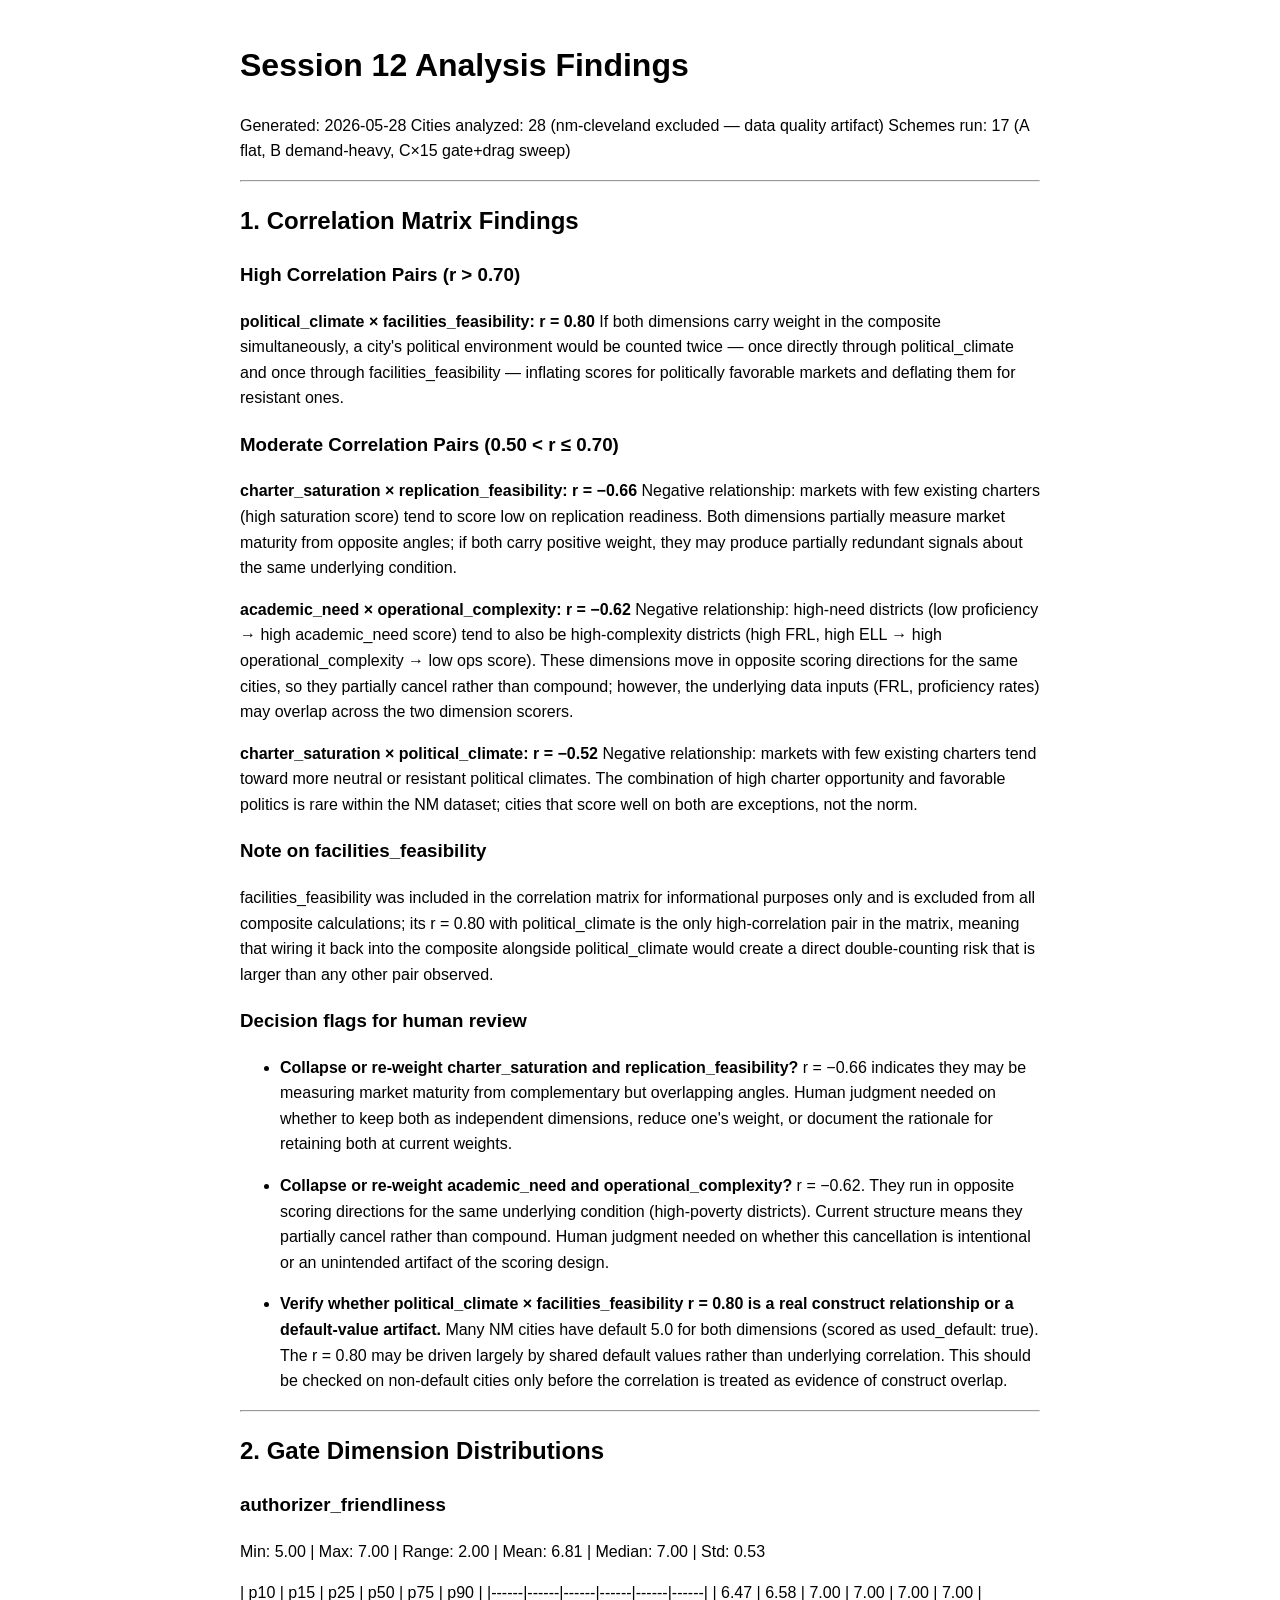
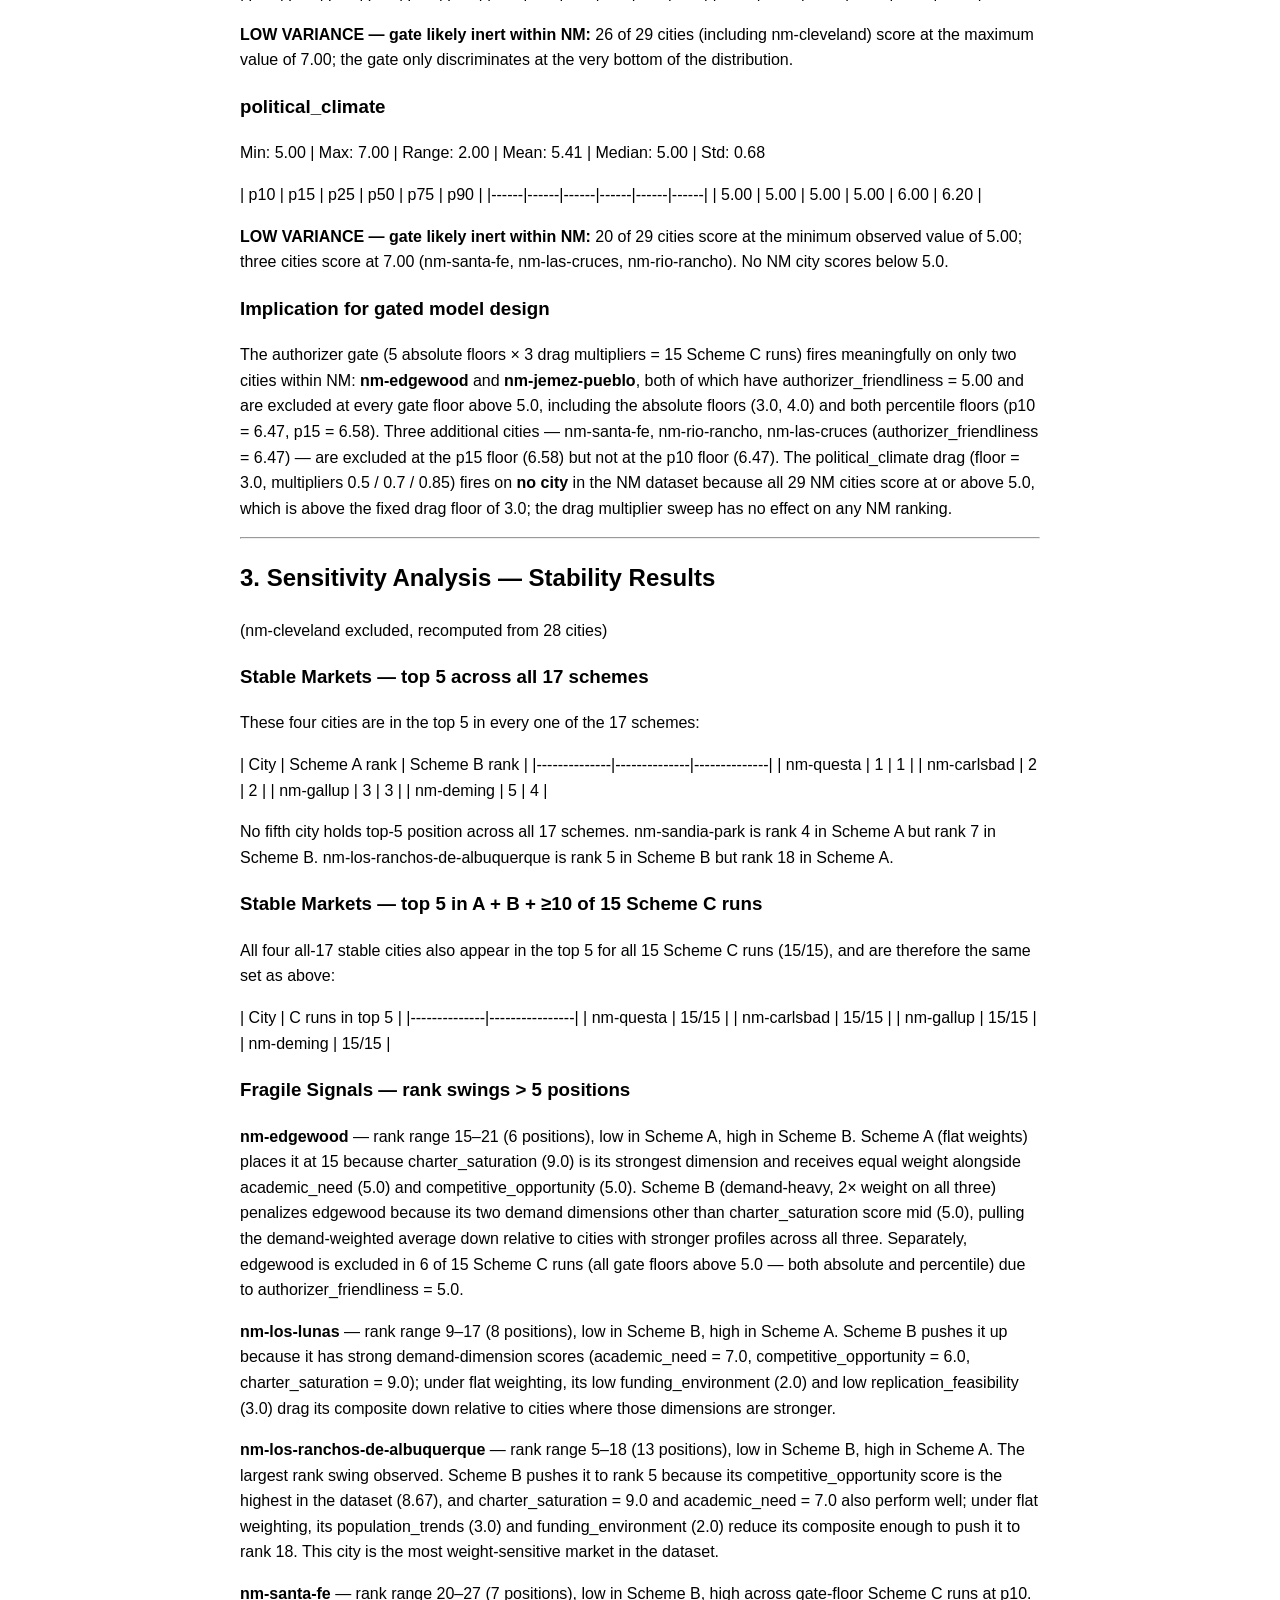
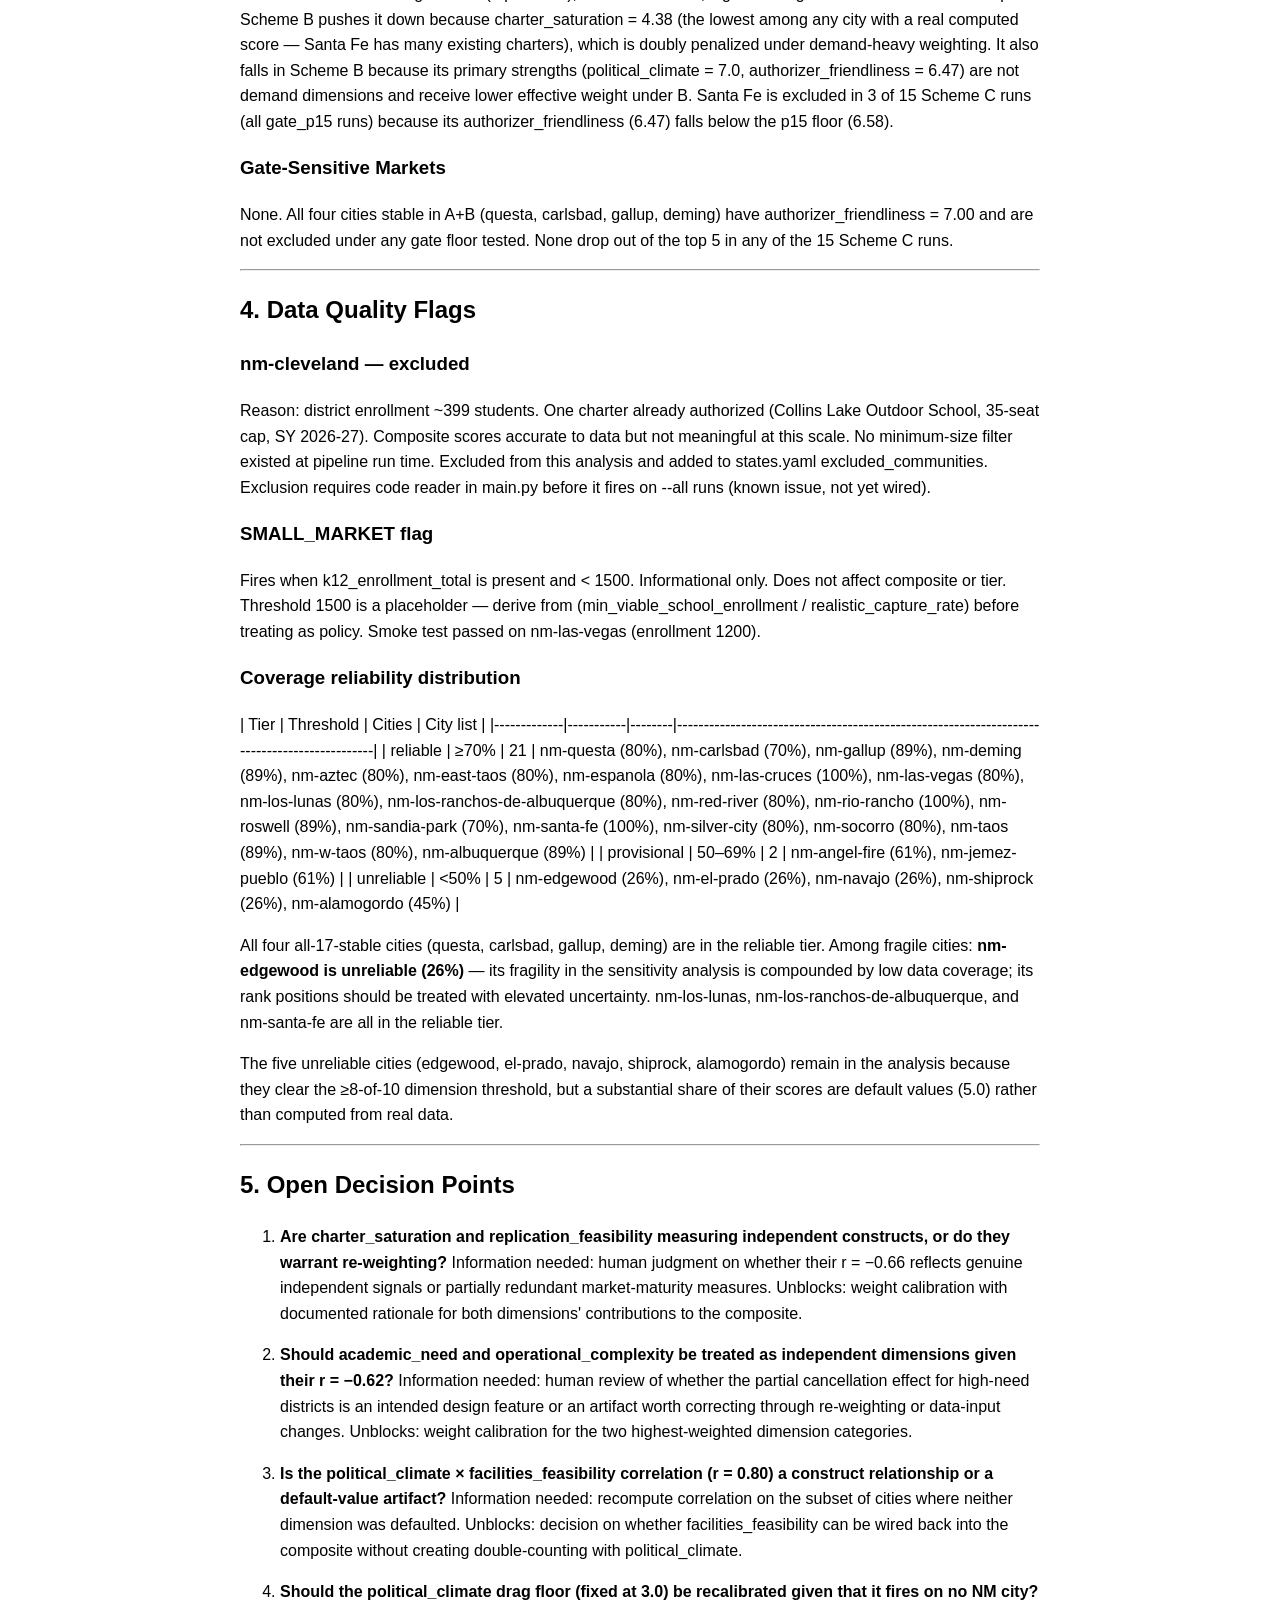
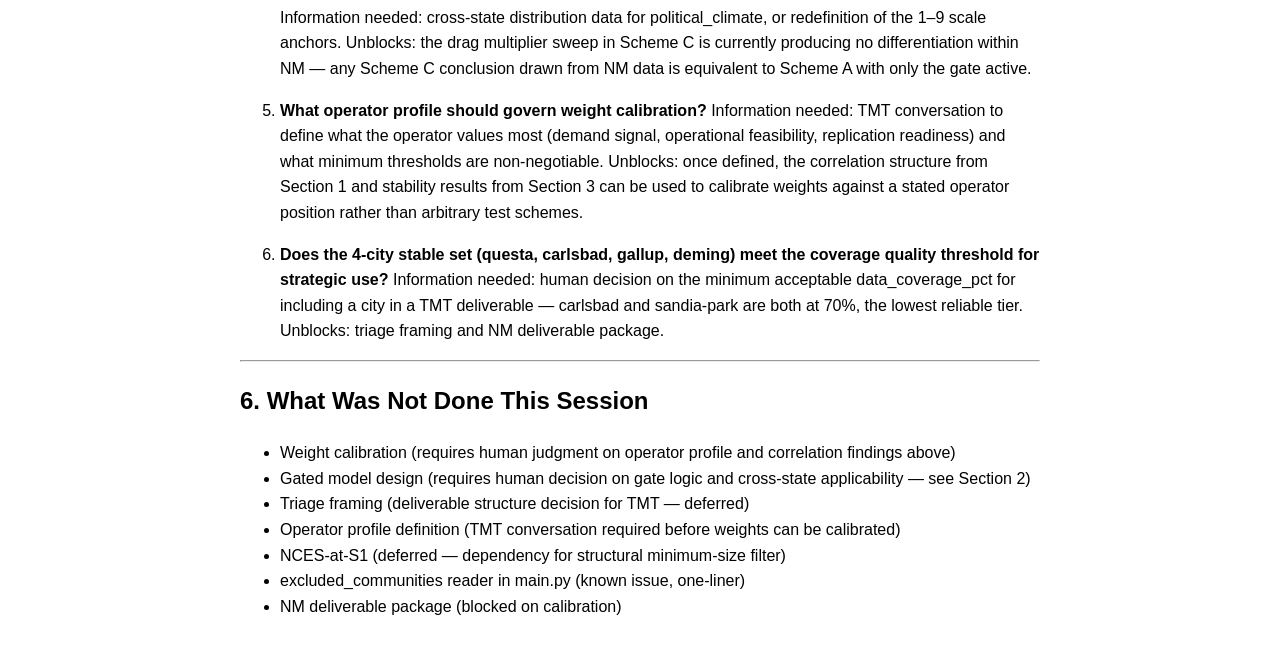
<file: analysis/session12/outputs/session12_findings.html>
<html><body style="font-family:sans-serif;max-width:800px;margin:40px auto;line-height:1.6"><h1>Session 12 Analysis Findings</h1>
<p>Generated: 2026-05-28
Cities analyzed: 28 (nm-cleveland excluded — data quality artifact)
Schemes run: 17 (A flat, B demand-heavy, C×15 gate+drag sweep)</p>
<hr />
<h2>1. Correlation Matrix Findings</h2>
<h3>High Correlation Pairs (r &gt; 0.70)</h3>
<p><strong>political_climate × facilities_feasibility: r = 0.80</strong>
If both dimensions carry weight in the composite simultaneously, a city's
political environment would be counted twice — once directly through
political_climate and once through facilities_feasibility — inflating
scores for politically favorable markets and deflating them for resistant
ones.</p>
<h3>Moderate Correlation Pairs (0.50 &lt; r ≤ 0.70)</h3>
<p><strong>charter_saturation × replication_feasibility: r = −0.66</strong>
Negative relationship: markets with few existing charters (high saturation
score) tend to score low on replication readiness. Both dimensions
partially measure market maturity from opposite angles; if both carry
positive weight, they may produce partially redundant signals about the
same underlying condition.</p>
<p><strong>academic_need × operational_complexity: r = −0.62</strong>
Negative relationship: high-need districts (low proficiency → high
academic_need score) tend to also be high-complexity districts (high FRL,
high ELL → high operational_complexity → low ops score). These dimensions
move in opposite scoring directions for the same cities, so they partially
cancel rather than compound; however, the underlying data inputs (FRL,
proficiency rates) may overlap across the two dimension scorers.</p>
<p><strong>charter_saturation × political_climate: r = −0.52</strong>
Negative relationship: markets with few existing charters tend toward more
neutral or resistant political climates. The combination of high charter
opportunity and favorable politics is rare within the NM dataset; cities
that score well on both are exceptions, not the norm.</p>
<h3>Note on facilities_feasibility</h3>
<p>facilities_feasibility was included in the correlation matrix for
informational purposes only and is excluded from all composite
calculations; its r = 0.80 with political_climate is the only
high-correlation pair in the matrix, meaning that wiring it back into
the composite alongside political_climate would create a direct
double-counting risk that is larger than any other pair observed.</p>
<h3>Decision flags for human review</h3>
<ul>
<li>
<p><strong>Collapse or re-weight charter_saturation and replication_feasibility?</strong>
  r = −0.66 indicates they may be measuring market maturity from
  complementary but overlapping angles. Human judgment needed on whether
  to keep both as independent dimensions, reduce one's weight, or document
  the rationale for retaining both at current weights.</p>
</li>
<li>
<p><strong>Collapse or re-weight academic_need and operational_complexity?</strong>
  r = −0.62. They run in opposite scoring directions for the same
  underlying condition (high-poverty districts). Current structure means
  they partially cancel rather than compound. Human judgment needed on
  whether this cancellation is intentional or an unintended artifact of
  the scoring design.</p>
</li>
<li>
<p><strong>Verify whether political_climate × facilities_feasibility r = 0.80
  is a real construct relationship or a default-value artifact.</strong>
  Many NM cities have default 5.0 for both dimensions (scored as
  used_default: true). The r = 0.80 may be driven largely by shared
  default values rather than underlying correlation. This should be
  checked on non-default cities only before the correlation is treated
  as evidence of construct overlap.</p>
</li>
</ul>
<hr />
<h2>2. Gate Dimension Distributions</h2>
<h3>authorizer_friendliness</h3>
<p>Min: 5.00 | Max: 7.00 | Range: 2.00 | Mean: 6.81 | Median: 7.00 | Std: 0.53</p>
<p>| p10  | p15  | p25  | p50  | p75  | p90  |
|------|------|------|------|------|------|
| 6.47 | 6.58 | 7.00 | 7.00 | 7.00 | 7.00 |</p>
<p><strong>LOW VARIANCE — gate likely inert within NM:</strong> 26 of 29 cities (including
nm-cleveland) score at the maximum value of 7.00; the gate only
discriminates at the very bottom of the distribution.</p>
<h3>political_climate</h3>
<p>Min: 5.00 | Max: 7.00 | Range: 2.00 | Mean: 5.41 | Median: 5.00 | Std: 0.68</p>
<p>| p10  | p15  | p25  | p50  | p75  | p90  |
|------|------|------|------|------|------|
| 5.00 | 5.00 | 5.00 | 5.00 | 6.00 | 6.20 |</p>
<p><strong>LOW VARIANCE — gate likely inert within NM:</strong> 20 of 29 cities score at
the minimum observed value of 5.00; three cities score at 7.00
(nm-santa-fe, nm-las-cruces, nm-rio-rancho). No NM city scores below 5.0.</p>
<h3>Implication for gated model design</h3>
<p>The authorizer gate (5 absolute floors × 3 drag multipliers = 15 Scheme C
runs) fires meaningfully on only two cities within NM: <strong>nm-edgewood</strong> and
<strong>nm-jemez-pueblo</strong>, both of which have authorizer_friendliness = 5.00 and
are excluded at every gate floor above 5.0, including the absolute floors
(3.0, 4.0) and both percentile floors (p10 = 6.47, p15 = 6.58). Three
additional cities — nm-santa-fe, nm-rio-rancho, nm-las-cruces
(authorizer_friendliness = 6.47) — are excluded at the p15 floor (6.58)
but not at the p10 floor (6.47). The political_climate drag (floor = 3.0,
multipliers 0.5 / 0.7 / 0.85) fires on <strong>no city</strong> in the NM dataset
because all 29 NM cities score at or above 5.0, which is above the fixed
drag floor of 3.0; the drag multiplier sweep has no effect on any NM
ranking.</p>
<hr />
<h2>3. Sensitivity Analysis — Stability Results</h2>
<p>(nm-cleveland excluded, recomputed from 28 cities)</p>
<h3>Stable Markets — top 5 across all 17 schemes</h3>
<p>These four cities are in the top 5 in every one of the 17 schemes:</p>
<p>| City         | Scheme A rank | Scheme B rank |
|--------------|--------------|--------------|
| nm-questa    | 1            | 1            |
| nm-carlsbad  | 2            | 2            |
| nm-gallup    | 3            | 3            |
| nm-deming    | 5            | 4            |</p>
<p>No fifth city holds top-5 position across all 17 schemes. nm-sandia-park
is rank 4 in Scheme A but rank 7 in Scheme B. nm-los-ranchos-de-albuquerque
is rank 5 in Scheme B but rank 18 in Scheme A.</p>
<h3>Stable Markets — top 5 in A + B + ≥10 of 15 Scheme C runs</h3>
<p>All four all-17 stable cities also appear in the top 5 for all 15 Scheme C
runs (15/15), and are therefore the same set as above:</p>
<p>| City         | C runs in top 5 |
|--------------|----------------|
| nm-questa    | 15/15          |
| nm-carlsbad  | 15/15          |
| nm-gallup    | 15/15          |
| nm-deming    | 15/15          |</p>
<h3>Fragile Signals — rank swings &gt; 5 positions</h3>
<p><strong>nm-edgewood</strong> — rank range 15–21 (6 positions), low in Scheme A, high in
Scheme B. Scheme A (flat weights) places it at 15 because charter_saturation
(9.0) is its strongest dimension and receives equal weight alongside
academic_need (5.0) and competitive_opportunity (5.0). Scheme B
(demand-heavy, 2× weight on all three) penalizes edgewood because its two
demand dimensions other than charter_saturation score mid (5.0), pulling
the demand-weighted average down relative to cities with stronger profiles
across all three. Separately, edgewood is excluded in 6 of 15 Scheme C
runs (all gate floors above 5.0 — both absolute and percentile) due to
authorizer_friendliness = 5.0.</p>
<p><strong>nm-los-lunas</strong> — rank range 9–17 (8 positions), low in Scheme B, high in
Scheme A. Scheme B pushes it up because it has strong demand-dimension
scores (academic_need = 7.0, competitive_opportunity = 6.0, charter_saturation
= 9.0); under flat weighting, its low funding_environment (2.0) and
low replication_feasibility (3.0) drag its composite down relative to
cities where those dimensions are stronger.</p>
<p><strong>nm-los-ranchos-de-albuquerque</strong> — rank range 5–18 (13 positions), low in
Scheme B, high in Scheme A. The largest rank swing observed. Scheme B
pushes it to rank 5 because its competitive_opportunity score is the
highest in the dataset (8.67), and charter_saturation = 9.0 and
academic_need = 7.0 also perform well; under flat weighting, its
population_trends (3.0) and funding_environment (2.0) reduce its composite
enough to push it to rank 18. This city is the most weight-sensitive
market in the dataset.</p>
<p><strong>nm-santa-fe</strong> — rank range 20–27 (7 positions), low in Scheme B, high
across gate-floor Scheme C runs at p10. Scheme B pushes it down because
charter_saturation = 4.38 (the lowest among any city with a real computed
score — Santa Fe has many existing charters), which is doubly penalized
under demand-heavy weighting. It also falls in Scheme B because its
primary strengths (political_climate = 7.0, authorizer_friendliness = 6.47)
are not demand dimensions and receive lower effective weight under B.
Santa Fe is excluded in 3 of 15 Scheme C runs (all gate_p15 runs) because
its authorizer_friendliness (6.47) falls below the p15 floor (6.58).</p>
<h3>Gate-Sensitive Markets</h3>
<p>None. All four cities stable in A+B (questa, carlsbad, gallup, deming) have
authorizer_friendliness = 7.00 and are not excluded under any gate floor
tested. None drop out of the top 5 in any of the 15 Scheme C runs.</p>
<hr />
<h2>4. Data Quality Flags</h2>
<h3>nm-cleveland — excluded</h3>
<p>Reason: district enrollment ~399 students. One charter already authorized
(Collins Lake Outdoor School, 35-seat cap, SY 2026-27). Composite scores
accurate to data but not meaningful at this scale. No minimum-size filter
existed at pipeline run time. Excluded from this analysis and added to
states.yaml excluded_communities. Exclusion requires code reader in
main.py before it fires on --all runs (known issue, not yet wired).</p>
<h3>SMALL_MARKET flag</h3>
<p>Fires when k12_enrollment_total is present and &lt; 1500. Informational only.
Does not affect composite or tier. Threshold 1500 is a placeholder —
derive from (min_viable_school_enrollment / realistic_capture_rate) before
treating as policy. Smoke test passed on nm-las-vegas (enrollment 1200).</p>
<h3>Coverage reliability distribution</h3>
<p>| Tier        | Threshold | Cities | City list                                                                                   |
|-------------|-----------|--------|---------------------------------------------------------------------------------------------|
| reliable    | ≥70%      | 21     | nm-questa (80%), nm-carlsbad (70%), nm-gallup (89%), nm-deming (89%), nm-aztec (80%), nm-east-taos (80%), nm-espanola (80%), nm-las-cruces (100%), nm-las-vegas (80%), nm-los-lunas (80%), nm-los-ranchos-de-albuquerque (80%), nm-red-river (80%), nm-rio-rancho (100%), nm-roswell (89%), nm-sandia-park (70%), nm-santa-fe (100%), nm-silver-city (80%), nm-socorro (80%), nm-taos (89%), nm-w-taos (80%), nm-albuquerque (89%) |
| provisional | 50–69%    | 2      | nm-angel-fire (61%), nm-jemez-pueblo (61%)                                                  |
| unreliable  | &lt;50%      | 5      | nm-edgewood (26%), nm-el-prado (26%), nm-navajo (26%), nm-shiprock (26%), nm-alamogordo (45%) |</p>
<p>All four all-17-stable cities (questa, carlsbad, gallup, deming) are in the
reliable tier. Among fragile cities: <strong>nm-edgewood is unreliable (26%)</strong>
— its fragility in the sensitivity analysis is compounded by low data
coverage; its rank positions should be treated with elevated uncertainty.
nm-los-lunas, nm-los-ranchos-de-albuquerque, and nm-santa-fe are all in
the reliable tier.</p>
<p>The five unreliable cities (edgewood, el-prado, navajo, shiprock,
alamogordo) remain in the analysis because they clear the ≥8-of-10
dimension threshold, but a substantial share of their scores are default
values (5.0) rather than computed from real data.</p>
<hr />
<h2>5. Open Decision Points</h2>
<ol>
<li>
<p><strong>Are charter_saturation and replication_feasibility measuring
   independent constructs, or do they warrant re-weighting?</strong> Information
   needed: human judgment on whether their r = −0.66 reflects genuine
   independent signals or partially redundant market-maturity measures.
   Unblocks: weight calibration with documented rationale for both
   dimensions' contributions to the composite.</p>
</li>
<li>
<p><strong>Should academic_need and operational_complexity be treated as
   independent dimensions given their r = −0.62?</strong> Information needed:
   human review of whether the partial cancellation effect for high-need
   districts is an intended design feature or an artifact worth correcting
   through re-weighting or data-input changes. Unblocks: weight
   calibration for the two highest-weighted dimension categories.</p>
</li>
<li>
<p><strong>Is the political_climate × facilities_feasibility correlation (r = 0.80)
   a construct relationship or a default-value artifact?</strong> Information
   needed: recompute correlation on the subset of cities where neither
   dimension was defaulted. Unblocks: decision on whether facilities_feasibility
   can be wired back into the composite without creating double-counting
   with political_climate.</p>
</li>
<li>
<p><strong>Should the political_climate drag floor (fixed at 3.0) be recalibrated
   given that it fires on no NM city?</strong> Information needed: cross-state
   distribution data for political_climate, or redefinition of the 1–9
   scale anchors. Unblocks: the drag multiplier sweep in Scheme C is
   currently producing no differentiation within NM — any Scheme C
   conclusion drawn from NM data is equivalent to Scheme A with only the
   gate active.</p>
</li>
<li>
<p><strong>What operator profile should govern weight calibration?</strong> Information
   needed: TMT conversation to define what the operator values most
   (demand signal, operational feasibility, replication readiness) and
   what minimum thresholds are non-negotiable. Unblocks: once defined, the
   correlation structure from Section 1 and stability results from Section
   3 can be used to calibrate weights against a stated operator position
   rather than arbitrary test schemes.</p>
</li>
<li>
<p><strong>Does the 4-city stable set (questa, carlsbad, gallup, deming) meet
   the coverage quality threshold for strategic use?</strong> Information needed:
   human decision on the minimum acceptable data_coverage_pct for
   including a city in a TMT deliverable — carlsbad and sandia-park are
   both at 70%, the lowest reliable tier. Unblocks: triage framing and
   NM deliverable package.</p>
</li>
</ol>
<hr />
<h2>6. What Was Not Done This Session</h2>
<ul>
<li>Weight calibration (requires human judgment on operator profile and
  correlation findings above)</li>
<li>Gated model design (requires human decision on gate logic and
  cross-state applicability — see Section 2)</li>
<li>Triage framing (deliverable structure decision for TMT — deferred)</li>
<li>Operator profile definition (TMT conversation required before
  weights can be calibrated)</li>
<li>NCES-at-S1 (deferred — dependency for structural minimum-size filter)</li>
<li>excluded_communities reader in main.py (known issue, one-liner)</li>
<li>NM deliverable package (blocked on calibration)</li>
</ul></body></html>
</file>
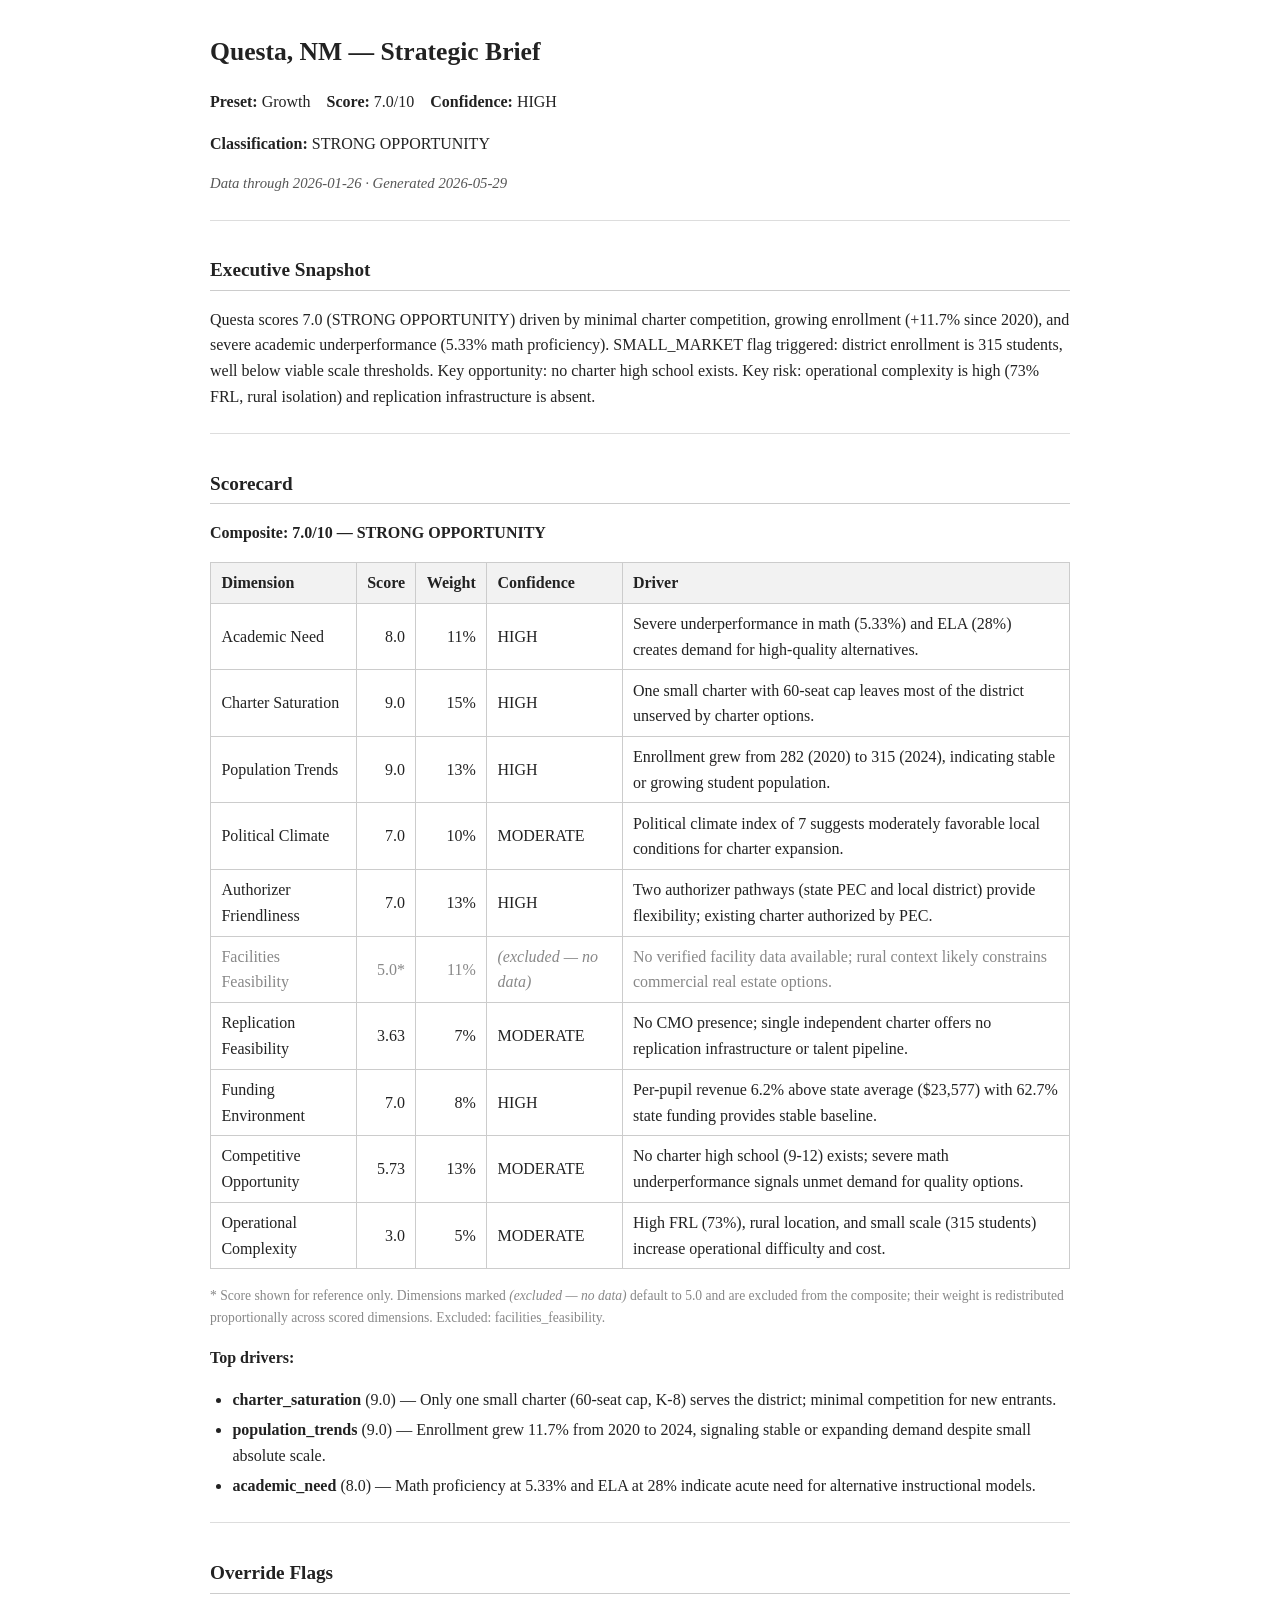
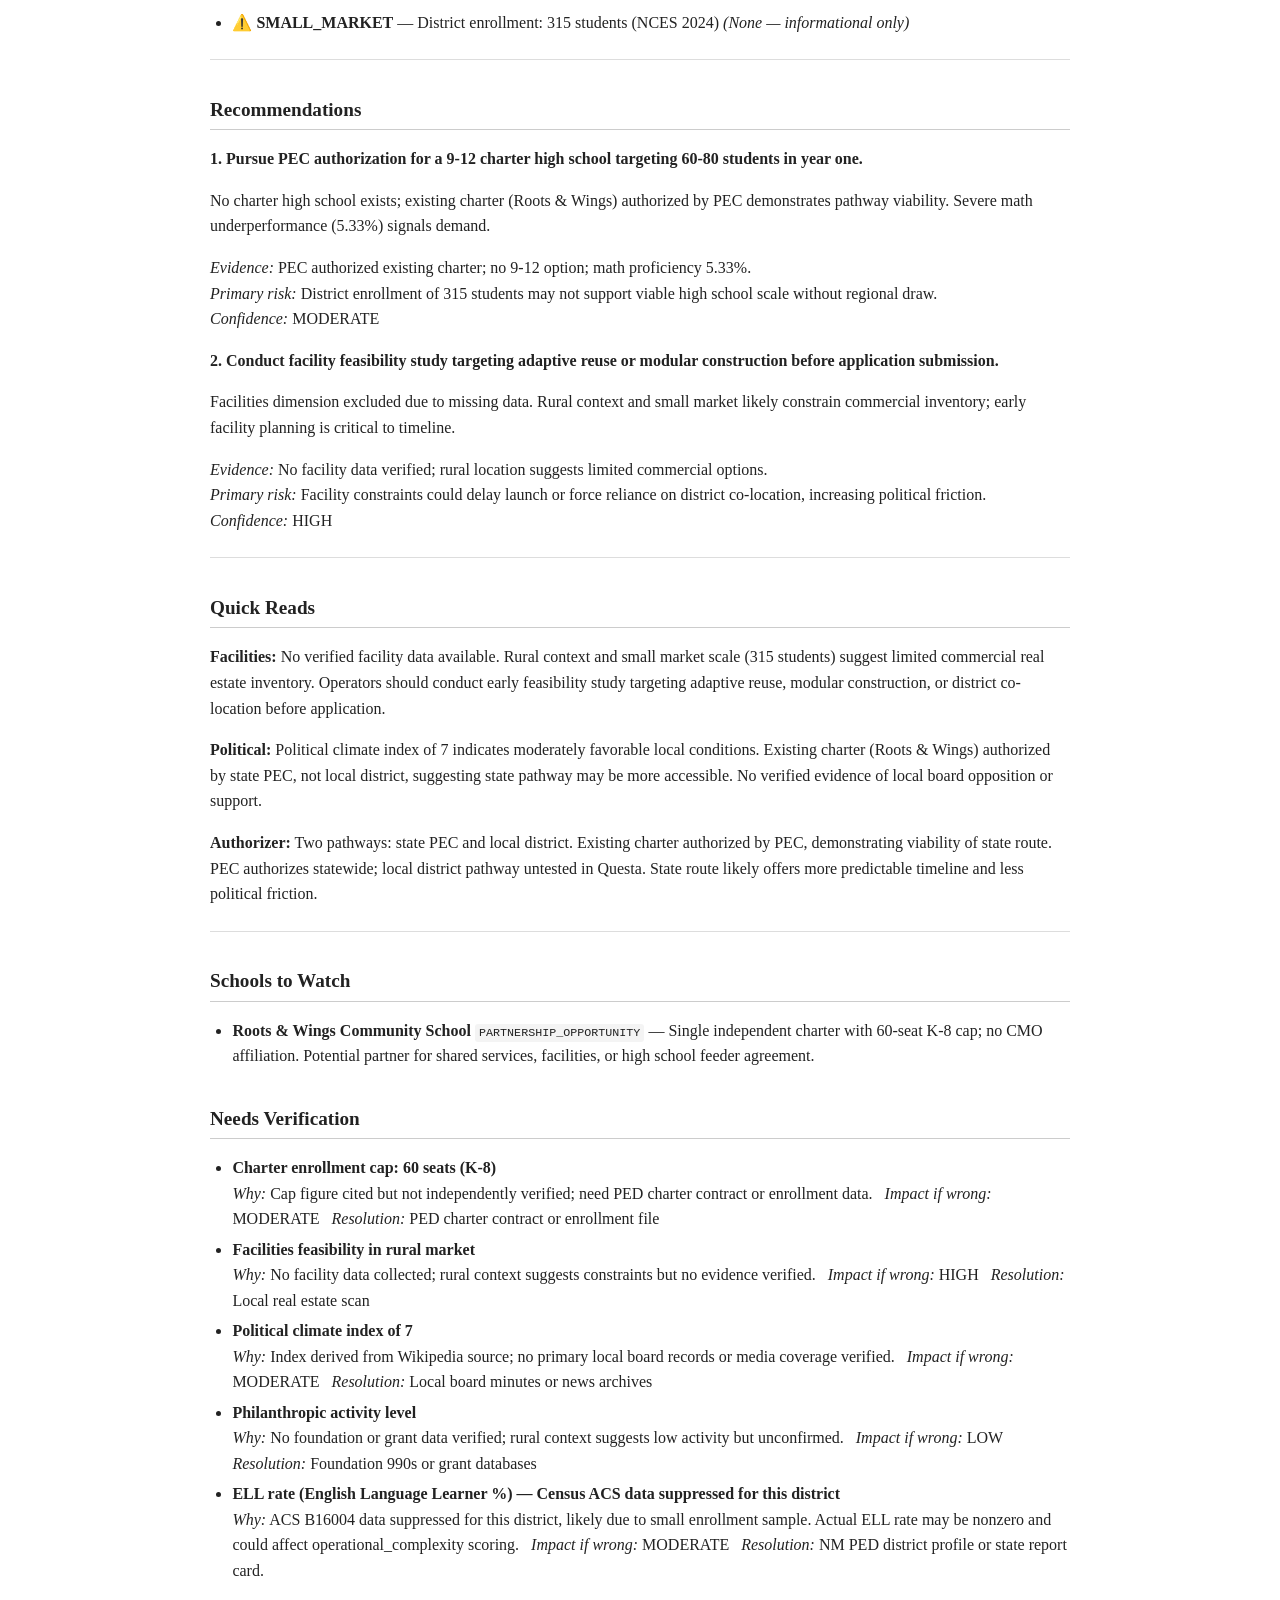
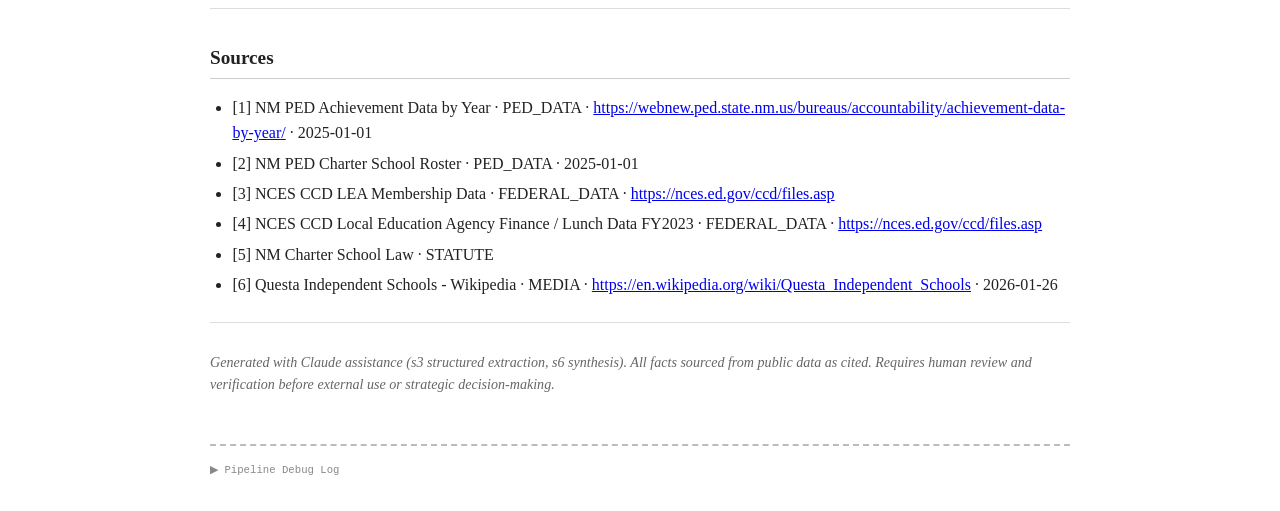
<file: outputs/by_community/nm-questa/nm-questa_growth_mode2.html>
<!DOCTYPE html>
<html lang="en">
<head>
  <meta charset="utf-8">
  <title>Questa, NM — Strategic Brief</title>
  <style>
    body { font-family: Georgia, serif; max-width: 860px; margin: 2em auto; padding: 0 1.5em; line-height: 1.6; color: #222; }
    h1 { font-size: 1.6em; margin-bottom: 0.2em; }
    h2 { font-size: 1.2em; border-bottom: 1px solid #ccc; padding-bottom: 0.2em; margin-top: 1.8em; }
    h3 { font-size: 1em; margin-bottom: 0.3em; }
    table { border-collapse: collapse; width: 100%; margin: 1em 0; }
    th, td { border: 1px solid #ccc; padding: 0.45em 0.65em; text-align: left; }
    th { background: #f2f2f2; font-weight: bold; }
    td:nth-child(2), td:nth-child(3) { text-align: right; }
    code { background: #f4f4f4; padding: 0.15em 0.35em; border-radius: 3px; font-size: 0.9em; }
    hr { border: none; border-top: 1px solid #ddd; margin: 1.5em 0; }
    ul { margin: 0.4em 0 0.8em 1.4em; padding: 0; }
    li { margin-bottom: 0.3em; }
    blockquote { border-left: 4px solid #e67e22; margin: 1em 0; padding: 0.5em 1em; background: #fdf6ec; }
    .meta { color: #555; font-size: 0.92em; }
    .disclosure { color: #666; font-size: 0.88em; font-style: italic; margin-top: 2em; }
    @media screen {
      .debug-section { margin-top: 3em; padding-top: 1em; border-top: 2px dashed #bbb; }
      .debug-section details > summary {
        cursor: pointer; color: #888; font-size: 0.82em;
        font-family: monospace; user-select: none; list-style: none;
      }
      .debug-section details > summary::before { content: "▶ "; }
      .debug-section details[open] > summary::before { content: "▼ "; }
      .debug-section details[open] > summary { margin-bottom: 0.8em; }
      .debug-meta { font-size: 0.8em; color: #999; font-family: monospace; margin: 0.4em 0; }
      .debug-section table { font-size: 0.8em; color: #777; margin: 0.6em 0; }
      .debug-section th { background: #f8f8f8; color: #666; font-weight: normal; }
      .debug-section td { color: #777; }
      .debug-section td:nth-child(3),
      .debug-section td:nth-child(4),
      .debug-section td:nth-child(5) { text-align: right; }
      .debug-warn { font-size: 0.78em; color: #a05000; font-family: monospace;
                    margin: 0.6em 0; padding: 0; list-style: none; }
      .debug-warn li { margin-bottom: 0.25em; }
      .debug-empty { font-size: 0.8em; color: #aaa; font-style: italic; }
    }
    @media print {
      .debug-section { display: none; }
    }
  </style>
</head>
<body>

<h1>Questa, NM — Strategic Brief</h1>
<p>
  <strong>Preset:</strong> Growth &nbsp;&nbsp;
  <strong>Score:</strong> 7.0/10 &nbsp;&nbsp;
  <strong>Confidence:</strong> HIGH
</p>
<p><strong>Classification:</strong> STRONG OPPORTUNITY</p>
<p class="meta"><em>Data through 2026-01-26 · Generated 2026-05-29</em></p>
<hr>

<h2>Executive Snapshot</h2>
<p>Questa scores 7.0 (STRONG OPPORTUNITY) driven by minimal charter competition, growing enrollment (+11.7% since 2020), and severe academic underperformance (5.33% math proficiency). SMALL_MARKET flag triggered: district enrollment is 315 students, well below viable scale thresholds. Key opportunity: no charter high school exists. Key risk: operational complexity is high (73% FRL, rural isolation) and replication infrastructure is absent.</p>
<hr>

<h2>Scorecard</h2>
<p><strong>Composite: 7.0/10 — STRONG OPPORTUNITY</strong></p>
<table>
  <thead>
    <tr>
      <th>Dimension</th>
      <th>Score</th>
      <th>Weight</th>
      <th>Confidence</th>
      <th>Driver</th>
    </tr>
  </thead>
  <tbody>
    
    
    <tr>
      <td>Academic Need</td>
      <td>8.0</td>
      <td>11%</td>
      <td>HIGH</td>
      <td>Severe underperformance in math (5.33%) and ELA (28%) creates demand for high-quality alternatives.</td>
    </tr>
    
    
    
    <tr>
      <td>Charter Saturation</td>
      <td>9.0</td>
      <td>15%</td>
      <td>HIGH</td>
      <td>One small charter with 60-seat cap leaves most of the district unserved by charter options.</td>
    </tr>
    
    
    
    <tr>
      <td>Population Trends</td>
      <td>9.0</td>
      <td>13%</td>
      <td>HIGH</td>
      <td>Enrollment grew from 282 (2020) to 315 (2024), indicating stable or growing student population.</td>
    </tr>
    
    
    
    <tr>
      <td>Political Climate</td>
      <td>7.0</td>
      <td>10%</td>
      <td>MODERATE</td>
      <td>Political climate index of 7 suggests moderately favorable local conditions for charter expansion.</td>
    </tr>
    
    
    
    <tr>
      <td>Authorizer Friendliness</td>
      <td>7.0</td>
      <td>13%</td>
      <td>HIGH</td>
      <td>Two authorizer pathways (state PEC and local district) provide flexibility; existing charter authorized by PEC.</td>
    </tr>
    
    
    
    <tr style="color: #888;">
      <td>Facilities Feasibility</td>
      <td>5.0*</td>
      <td>11%</td>
      <td><em>(excluded — no data)</em></td>
      <td>No verified facility data available; rural context likely constrains commercial real estate options.</td>
    </tr>
    
    
    
    <tr>
      <td>Replication Feasibility</td>
      <td>3.63</td>
      <td>7%</td>
      <td>MODERATE</td>
      <td>No CMO presence; single independent charter offers no replication infrastructure or talent pipeline.</td>
    </tr>
    
    
    
    <tr>
      <td>Funding Environment</td>
      <td>7.0</td>
      <td>8%</td>
      <td>HIGH</td>
      <td>Per-pupil revenue 6.2% above state average ($23,577) with 62.7% state funding provides stable baseline.</td>
    </tr>
    
    
    
    <tr>
      <td>Competitive Opportunity</td>
      <td>5.73</td>
      <td>13%</td>
      <td>MODERATE</td>
      <td>No charter high school (9-12) exists; severe math underperformance signals unmet demand for quality options.</td>
    </tr>
    
    
    
    <tr>
      <td>Operational Complexity</td>
      <td>3.0</td>
      <td>5%</td>
      <td>MODERATE</td>
      <td>High FRL (73%), rural location, and small scale (315 students) increase operational difficulty and cost.</td>
    </tr>
    
    
  </tbody>
</table>

<p style="font-size: 0.85em; color: #888;">
  * Score shown for reference only. Dimensions marked <em>(excluded — no data)</em>
  default to 5.0 and are excluded from the composite; their weight is redistributed
  proportionally across scored dimensions.
  Excluded: facilities_feasibility.
</p>



<p><strong>Top drivers:</strong></p>
<ul>
  
  <li><strong>charter_saturation</strong> (9.0) — Only one small charter (60-seat cap, K-8) serves the district; minimal competition for new entrants.</li>
  
  <li><strong>population_trends</strong> (9.0) — Enrollment grew 11.7% from 2020 to 2024, signaling stable or expanding demand despite small absolute scale.</li>
  
  <li><strong>academic_need</strong> (8.0) — Math proficiency at 5.33% and ELA at 28% indicate acute need for alternative instructional models.</li>
  
</ul>

<hr>

<h2>Override Flags</h2>

<ul>
  
  <li>⚠️ <strong>SMALL_MARKET</strong> — District enrollment: 315 students (NCES 2024) <em>(None — informational only)</em></li>
  
</ul>

<hr>

<h2>Recommendations</h2>

<h3>1. Pursue PEC authorization for a 9-12 charter high school targeting 60-80 students in year one.</h3>
<p>No charter high school exists; existing charter (Roots & Wings) authorized by PEC demonstrates pathway viability. Severe math underperformance (5.33%) signals demand.</p>
<p>
  <em>Evidence:</em> PEC authorized existing charter; no 9-12 option; math proficiency 5.33%.<br>
  <em>Primary risk:</em> District enrollment of 315 students may not support viable high school scale without regional draw.<br>
  <em>Confidence:</em> MODERATE
</p>

<h3>2. Conduct facility feasibility study targeting adaptive reuse or modular construction before application submission.</h3>
<p>Facilities dimension excluded due to missing data. Rural context and small market likely constrain commercial inventory; early facility planning is critical to timeline.</p>
<p>
  <em>Evidence:</em> No facility data verified; rural location suggests limited commercial options.<br>
  <em>Primary risk:</em> Facility constraints could delay launch or force reliance on district co-location, increasing political friction.<br>
  <em>Confidence:</em> HIGH
</p>

<hr>

<h2>Quick Reads</h2>

<p><strong>Facilities:</strong> No verified facility data available. Rural context and small market scale (315 students) suggest limited commercial real estate inventory. Operators should conduct early feasibility study targeting adaptive reuse, modular construction, or district co-location before application.</p>
<p><strong>Political:</strong> Political climate index of 7 indicates moderately favorable local conditions. Existing charter (Roots & Wings) authorized by state PEC, not local district, suggesting state pathway may be more accessible. No verified evidence of local board opposition or support.</p>
<p><strong>Authorizer:</strong> Two pathways: state PEC and local district. Existing charter authorized by PEC, demonstrating viability of state route. PEC authorizes statewide; local district pathway untested in Questa. State route likely offers more predictable timeline and less political friction.</p>

<hr>


<h2>Schools to Watch</h2>
<ul>
  
  <li><strong>Roots & Wings Community School</strong> <code>PARTNERSHIP_OPPORTUNITY</code> — Single independent charter with 60-seat K-8 cap; no CMO affiliation. Potential partner for shared services, facilities, or high school feeder agreement.</li>
  
</ul>


<h2>Needs Verification</h2>
<ul>
  
  <li>
    <strong>Charter enrollment cap: 60 seats (K-8)</strong><br>
    <em>Why:</em> Cap figure cited but not independently verified; need PED charter contract or enrollment data. &nbsp; <em>Impact if wrong:</em> MODERATE &nbsp; <em>Resolution:</em> PED charter contract or enrollment file
  </li>
  
  <li>
    <strong>Facilities feasibility in rural market</strong><br>
    <em>Why:</em> No facility data collected; rural context suggests constraints but no evidence verified. &nbsp; <em>Impact if wrong:</em> HIGH &nbsp; <em>Resolution:</em> Local real estate scan
  </li>
  
  <li>
    <strong>Political climate index of 7</strong><br>
    <em>Why:</em> Index derived from Wikipedia source; no primary local board records or media coverage verified. &nbsp; <em>Impact if wrong:</em> MODERATE &nbsp; <em>Resolution:</em> Local board minutes or news archives
  </li>
  
  <li>
    <strong>Philanthropic activity level</strong><br>
    <em>Why:</em> No foundation or grant data verified; rural context suggests low activity but unconfirmed. &nbsp; <em>Impact if wrong:</em> LOW &nbsp; <em>Resolution:</em> Foundation 990s or grant databases
  </li>
  
  <li>
    <strong>ELL rate (English Language Learner %) — Census ACS data suppressed for this district</strong><br>
    <em>Why:</em> ACS B16004 data suppressed for this district, likely due to small enrollment sample. Actual ELL rate may be nonzero and could affect operational_complexity scoring. &nbsp; <em>Impact if wrong:</em> MODERATE &nbsp; <em>Resolution:</em> NM PED district profile or state report card.
  </li>
  
</ul>
<hr>

<h2>Sources</h2>
<ul>
  
  <li>
    [1] NM PED Achievement Data by Year · PED_DATA · <a href="https://webnew.ped.state.nm.us/bureaus/accountability/achievement-data-by-year/">https://webnew.ped.state.nm.us/bureaus/accountability/achievement-data-by-year/</a> · 2025-01-01
  </li>
  
  <li>
    [2] NM PED Charter School Roster · PED_DATA · 2025-01-01
  </li>
  
  <li>
    [3] NCES CCD LEA Membership Data · FEDERAL_DATA · <a href="https://nces.ed.gov/ccd/files.asp">https://nces.ed.gov/ccd/files.asp</a>
  </li>
  
  <li>
    [4] NCES CCD Local Education Agency Finance / Lunch Data FY2023 · FEDERAL_DATA · <a href="https://nces.ed.gov/ccd/files.asp">https://nces.ed.gov/ccd/files.asp</a>
  </li>
  
  <li>
    [5] NM Charter School Law · STATUTE
  </li>
  
  <li>
    [6] Questa Independent Schools - Wikipedia · MEDIA · <a href="https://en.wikipedia.org/wiki/Questa_Independent_Schools">https://en.wikipedia.org/wiki/Questa_Independent_Schools</a> · 2026-01-26
  </li>
  
</ul>
<hr>



<p class="disclosure">Generated with Claude assistance (s3 structured extraction, s6 synthesis). All facts sourced from public data as cited. Requires human review and verification before external use or strategic decision-making.</p>


<div class="debug-section">
  <details>
    <summary>Pipeline Debug Log</summary>
    <p class="debug-meta">Run ID: nm_growth_20260528_214720</p>
    <p class="debug-meta">Timestamp: 2026-05-29T01:48:27.494354Z</p>
    <p class="debug-meta">Depth: standard</p>

    <p class="debug-meta"><strong>Token Usage</strong></p>
    
    <table>
      <thead>
        <tr>
          <th>Stage</th>
          <th>Model</th>
          <th>Tokens In</th>
          <th>Tokens Out</th>
          <th>Est. Cost</th>
        </tr>
      </thead>
      <tbody>
        
        <tr>
          <td>s6_synthesis</td>
          <td>claude-sonnet-4-5</td>
          <td>25,799</td>
          <td>3,223</td>
          <td>$0.1257</td>
        </tr>
        
        <tr>
          <td>s6_synthesis_audit</td>
          <td>claude-sonnet-4-5</td>
          <td>19,436</td>
          <td>365</td>
          <td>$0.0638</td>
        </tr>
        
      </tbody>
    </table>
    

    
    <p class="debug-meta"><strong>Warnings &amp; Errors</strong></p>
    <ul class="debug-warn">
      
      <li>WARNING [nm-questa] [s5_scoring] Dimension &#39;facilities_feasibility&#39;: no relevant facts found; used default score 5.</li>
      
      <li>WARNING [nm-questa] [s6_synthesis] Schema warning: Additional properties are not allowed (&#39;local_authorizers&#39;, &#39;top_charter_schools&#39; were unexpected)</li>
      
    </ul>
    
  </details>
</div>


</body>
</html>
</file>
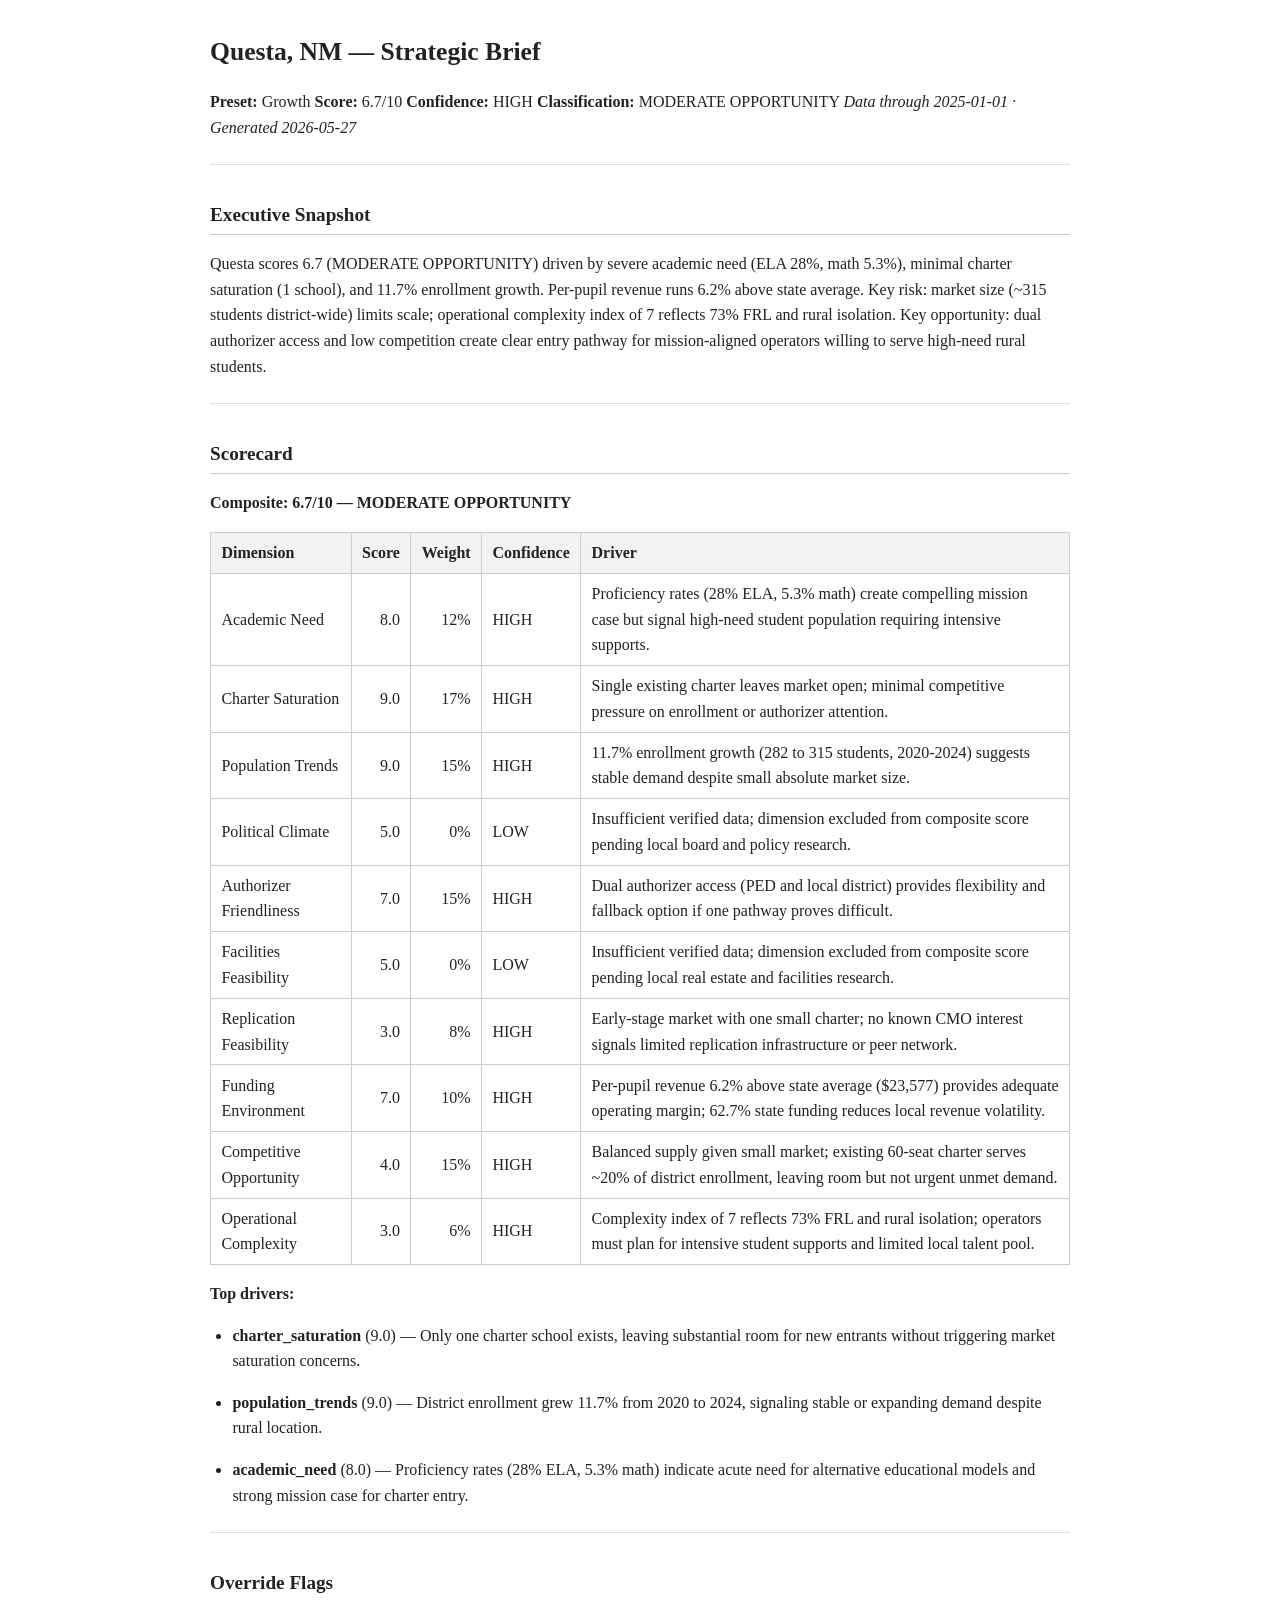
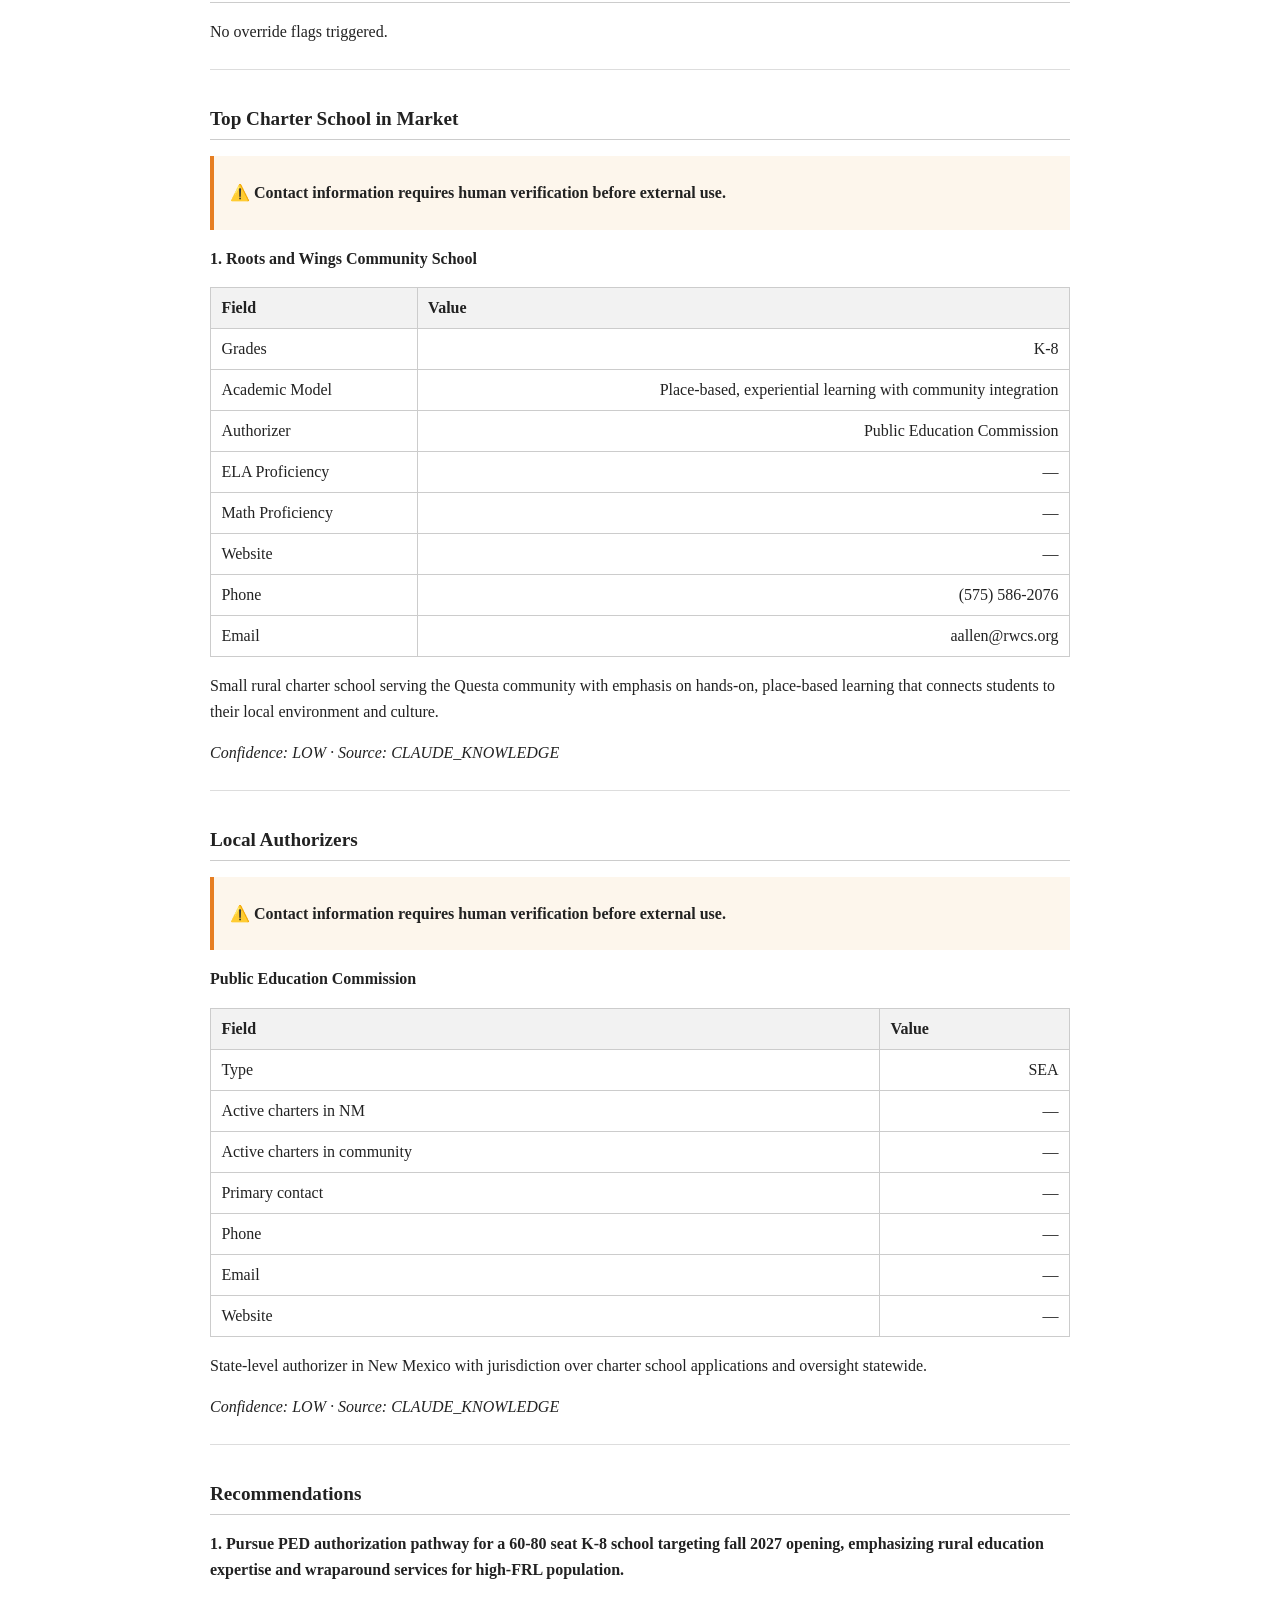
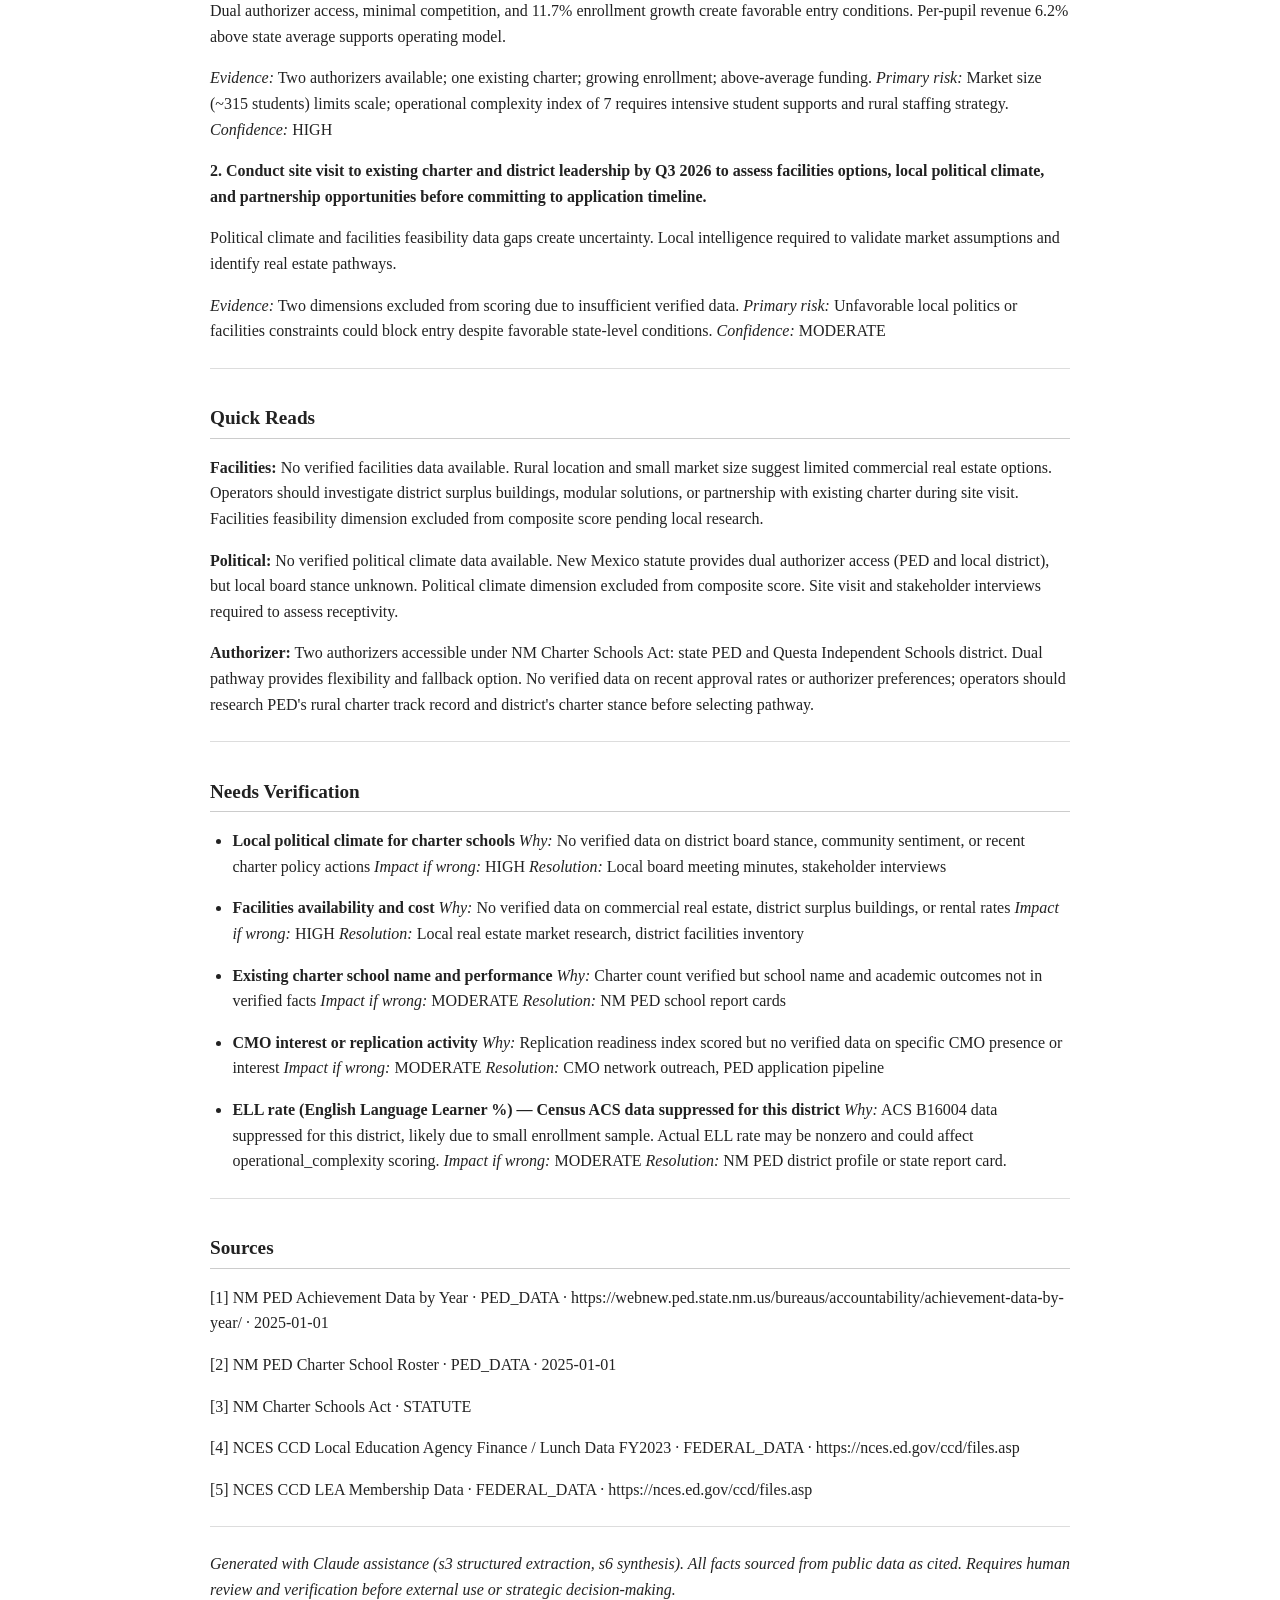
<file: outputs/by_community/nm-questa/nm-questa_growth_mode2_print.html>
<!DOCTYPE html>
<html lang="en">
<head>
  <meta charset="utf-8">
  <title>nm-questa growth mode2 2026-05-27</title>
  <style>
    body { font-family: Georgia, serif; max-width: 860px; margin: 2em auto; padding: 0 1.5em; line-height: 1.6; color: #222; }
    h1 { font-size: 1.6em; margin-bottom: 0.2em; }
    h2 { font-size: 1.2em; border-bottom: 1px solid #ccc; padding-bottom: 0.2em; margin-top: 1.8em; }
    h3 { font-size: 1em; margin-bottom: 0.3em; }
    table { border-collapse: collapse; width: 100%; margin: 1em 0; }
    th, td { border: 1px solid #ccc; padding: 0.45em 0.65em; text-align: left; }
    th { background: #f2f2f2; font-weight: bold; }
    td:nth-child(2), td:nth-child(3) { text-align: right; }
    code { background: #f4f4f4; padding: 0.15em 0.35em; border-radius: 3px; font-size: 0.9em; }
    hr { border: none; border-top: 1px solid #ddd; margin: 1.5em 0; }
    ul { margin: 0.4em 0 0.8em 1.4em; padding: 0; }
    li { margin-bottom: 0.3em; }
    blockquote { border-left: 4px solid #e67e22; margin: 1em 0; padding: 0.5em 1em; background: #fdf6ec; }
    .meta { color: #555; font-size: 0.92em; }
    .disclosure { color: #666; font-size: 0.88em; font-style: italic; margin-top: 2em; }
    @media print {
      body { margin: 0; padding: 1em; max-width: 100%; }
      a { color: inherit; text-decoration: none; }
      h2 { page-break-after: avoid; }
      table { page-break-inside: avoid; }
    }
</style>
</head>
<body>
<h1>Questa, NM — Strategic Brief</h1>
<p><strong>Preset:</strong> Growth  <strong>Score:</strong> 6.7/10  <strong>Confidence:</strong> HIGH
<strong>Classification:</strong> MODERATE OPPORTUNITY
<em>Data through 2025-01-01 · Generated 2026-05-27</em></p>
<hr />
<h2>Executive Snapshot</h2>
<p>Questa scores 6.7 (MODERATE OPPORTUNITY) driven by severe academic need (ELA 28%, math 5.3%), minimal charter saturation (1 school), and 11.7% enrollment growth. Per-pupil revenue runs 6.2% above state average. Key risk: market size (~315 students district-wide) limits scale; operational complexity index of 7 reflects 73% FRL and rural isolation. Key opportunity: dual authorizer access and low competition create clear entry pathway for mission-aligned operators willing to serve high-need rural students.</p>
<hr />
<h2>Scorecard</h2>
<p><strong>Composite: 6.7/10 — MODERATE OPPORTUNITY</strong></p>
<table>
<thead>
<tr>
<th>Dimension</th>
<th style="text-align: right;">Score</th>
<th style="text-align: right;">Weight</th>
<th>Confidence</th>
<th>Driver</th>
</tr>
</thead>
<tbody>
<tr>
<td>Academic Need</td>
<td style="text-align: right;">8.0</td>
<td style="text-align: right;">12%</td>
<td>HIGH</td>
<td>Proficiency rates (28% ELA, 5.3% math) create compelling mission case but signal high-need student population requiring intensive supports.</td>
</tr>
<tr>
<td>Charter Saturation</td>
<td style="text-align: right;">9.0</td>
<td style="text-align: right;">17%</td>
<td>HIGH</td>
<td>Single existing charter leaves market open; minimal competitive pressure on enrollment or authorizer attention.</td>
</tr>
<tr>
<td>Population Trends</td>
<td style="text-align: right;">9.0</td>
<td style="text-align: right;">15%</td>
<td>HIGH</td>
<td>11.7% enrollment growth (282 to 315 students, 2020-2024) suggests stable demand despite small absolute market size.</td>
</tr>
<tr>
<td>Political Climate</td>
<td style="text-align: right;">5.0</td>
<td style="text-align: right;">0%</td>
<td>LOW</td>
<td>Insufficient verified data; dimension excluded from composite score pending local board and policy research.</td>
</tr>
<tr>
<td>Authorizer Friendliness</td>
<td style="text-align: right;">7.0</td>
<td style="text-align: right;">15%</td>
<td>HIGH</td>
<td>Dual authorizer access (PED and local district) provides flexibility and fallback option if one pathway proves difficult.</td>
</tr>
<tr>
<td>Facilities Feasibility</td>
<td style="text-align: right;">5.0</td>
<td style="text-align: right;">0%</td>
<td>LOW</td>
<td>Insufficient verified data; dimension excluded from composite score pending local real estate and facilities research.</td>
</tr>
<tr>
<td>Replication Feasibility</td>
<td style="text-align: right;">3.0</td>
<td style="text-align: right;">8%</td>
<td>HIGH</td>
<td>Early-stage market with one small charter; no known CMO interest signals limited replication infrastructure or peer network.</td>
</tr>
<tr>
<td>Funding Environment</td>
<td style="text-align: right;">7.0</td>
<td style="text-align: right;">10%</td>
<td>HIGH</td>
<td>Per-pupil revenue 6.2% above state average ($23,577) provides adequate operating margin; 62.7% state funding reduces local revenue volatility.</td>
</tr>
<tr>
<td>Competitive Opportunity</td>
<td style="text-align: right;">4.0</td>
<td style="text-align: right;">15%</td>
<td>HIGH</td>
<td>Balanced supply given small market; existing 60-seat charter serves ~20% of district enrollment, leaving room but not urgent unmet demand.</td>
</tr>
<tr>
<td>Operational Complexity</td>
<td style="text-align: right;">3.0</td>
<td style="text-align: right;">6%</td>
<td>HIGH</td>
<td>Complexity index of 7 reflects 73% FRL and rural isolation; operators must plan for intensive student supports and limited local talent pool.</td>
</tr>
</tbody>
</table>
<p><strong>Top drivers:</strong></p>
<ul>
<li>
<p><strong>charter_saturation</strong> (9.0) — Only one charter school exists, leaving substantial room for new entrants without triggering market saturation concerns.</p>
</li>
<li>
<p><strong>population_trends</strong> (9.0) — District enrollment grew 11.7% from 2020 to 2024, signaling stable or expanding demand despite rural location.</p>
</li>
<li>
<p><strong>academic_need</strong> (8.0) — Proficiency rates (28% ELA, 5.3% math) indicate acute need for alternative educational models and strong mission case for charter entry.</p>
</li>
</ul>
<hr />
<h2>Override Flags</h2>
<p>No override flags triggered.</p>
<hr />
<h2>Top Charter School in Market</h2>
<blockquote>
<p>⚠️ <strong>Contact information requires human verification before external use.</strong></p>
</blockquote>
<h3>1. Roots and Wings Community School</h3>
<table>
<thead>
<tr>
<th>Field</th>
<th>Value</th>
</tr>
</thead>
<tbody>
<tr>
<td>Grades</td>
<td>K-8</td>
</tr>
<tr>
<td>Academic Model</td>
<td>Place-based, experiential learning with community integration</td>
</tr>
<tr>
<td>Authorizer</td>
<td>Public Education Commission</td>
</tr>
<tr>
<td>ELA Proficiency</td>
<td>—</td>
</tr>
<tr>
<td>Math Proficiency</td>
<td>—</td>
</tr>
<tr>
<td>Website</td>
<td>—</td>
</tr>
<tr>
<td>Phone</td>
<td>(575) 586-2076</td>
</tr>
<tr>
<td>Email</td>
<td>aallen@rwcs.org</td>
</tr>
</tbody>
</table>
<p>Small rural charter school serving the Questa community with emphasis on hands-on, place-based learning that connects students to their local environment and culture.</p>
<p><em>Confidence: LOW · Source: CLAUDE_KNOWLEDGE</em></p>
<hr />
<h2>Local Authorizers</h2>
<blockquote>
<p>⚠️ <strong>Contact information requires human verification before external use.</strong></p>
</blockquote>
<h3>Public Education Commission</h3>
<table>
<thead>
<tr>
<th>Field</th>
<th>Value</th>
</tr>
</thead>
<tbody>
<tr>
<td>Type</td>
<td>SEA</td>
</tr>
<tr>
<td>Active charters in NM</td>
<td>—</td>
</tr>
<tr>
<td>Active charters in community</td>
<td>—</td>
</tr>
<tr>
<td>Primary contact</td>
<td>—</td>
</tr>
<tr>
<td>Phone</td>
<td>—</td>
</tr>
<tr>
<td>Email</td>
<td>—</td>
</tr>
<tr>
<td>Website</td>
<td>—</td>
</tr>
</tbody>
</table>
<p>State-level authorizer in New Mexico with jurisdiction over charter school applications and oversight statewide.</p>
<p><em>Confidence: LOW · Source: CLAUDE_KNOWLEDGE</em></p>
<hr />
<h2>Recommendations</h2>
<h3>1. Pursue PED authorization pathway for a 60-80 seat K-8 school targeting fall 2027 opening, emphasizing rural education expertise and wraparound services for high-FRL population.</h3>
<p>Dual authorizer access, minimal competition, and 11.7% enrollment growth create favorable entry conditions. Per-pupil revenue 6.2% above state average supports operating model.</p>
<p><em>Evidence:</em> Two authorizers available; one existing charter; growing enrollment; above-average funding.
<em>Primary risk:</em> Market size (~315 students) limits scale; operational complexity index of 7 requires intensive student supports and rural staffing strategy.
<em>Confidence:</em> HIGH</p>
<h3>2. Conduct site visit to existing charter and district leadership by Q3 2026 to assess facilities options, local political climate, and partnership opportunities before committing to application timeline.</h3>
<p>Political climate and facilities feasibility data gaps create uncertainty. Local intelligence required to validate market assumptions and identify real estate pathways.</p>
<p><em>Evidence:</em> Two dimensions excluded from scoring due to insufficient verified data.
<em>Primary risk:</em> Unfavorable local politics or facilities constraints could block entry despite favorable state-level conditions.
<em>Confidence:</em> MODERATE</p>
<hr />
<h2>Quick Reads</h2>
<p><strong>Facilities:</strong> No verified facilities data available. Rural location and small market size suggest limited commercial real estate options. Operators should investigate district surplus buildings, modular solutions, or partnership with existing charter during site visit. Facilities feasibility dimension excluded from composite score pending local research.</p>
<p><strong>Political:</strong> No verified political climate data available. New Mexico statute provides dual authorizer access (PED and local district), but local board stance unknown. Political climate dimension excluded from composite score. Site visit and stakeholder interviews required to assess receptivity.</p>
<p><strong>Authorizer:</strong> Two authorizers accessible under NM Charter Schools Act: state PED and Questa Independent Schools district. Dual pathway provides flexibility and fallback option. No verified data on recent approval rates or authorizer preferences; operators should research PED's rural charter track record and district's charter stance before selecting pathway.</p>
<hr />
<h2>Needs Verification</h2>
<ul>
<li>
<p><strong>Local political climate for charter schools</strong>
  <em>Why:</em> No verified data on district board stance, community sentiment, or recent charter policy actions  <em>Impact if wrong:</em> HIGH  <em>Resolution:</em> Local board meeting minutes, stakeholder interviews</p>
</li>
<li>
<p><strong>Facilities availability and cost</strong>
  <em>Why:</em> No verified data on commercial real estate, district surplus buildings, or rental rates  <em>Impact if wrong:</em> HIGH  <em>Resolution:</em> Local real estate market research, district facilities inventory</p>
</li>
<li>
<p><strong>Existing charter school name and performance</strong>
  <em>Why:</em> Charter count verified but school name and academic outcomes not in verified facts  <em>Impact if wrong:</em> MODERATE  <em>Resolution:</em> NM PED school report cards</p>
</li>
<li>
<p><strong>CMO interest or replication activity</strong>
  <em>Why:</em> Replication readiness index scored but no verified data on specific CMO presence or interest  <em>Impact if wrong:</em> MODERATE  <em>Resolution:</em> CMO network outreach, PED application pipeline</p>
</li>
<li>
<p><strong>ELL rate (English Language Learner %) — Census ACS data suppressed for this district</strong>
  <em>Why:</em> ACS B16004 data suppressed for this district, likely due to small enrollment sample. Actual ELL rate may be nonzero and could affect operational_complexity scoring.  <em>Impact if wrong:</em> MODERATE  <em>Resolution:</em> NM PED district profile or state report card.</p>
</li>
</ul>
<hr />
<h2>Sources</h2>
<p>[1] NM PED Achievement Data by Year · PED_DATA · https://webnew.ped.state.nm.us/bureaus/accountability/achievement-data-by-year/ · 2025-01-01</p>
<p>[2] NM PED Charter School Roster · PED_DATA · 2025-01-01</p>
<p>[3] NM Charter Schools Act · STATUTE</p>
<p>[4] NCES CCD Local Education Agency Finance / Lunch Data FY2023 · FEDERAL_DATA · https://nces.ed.gov/ccd/files.asp</p>
<p>[5] NCES CCD LEA Membership Data · FEDERAL_DATA · https://nces.ed.gov/ccd/files.asp</p>
<hr />
<p><em>Generated with Claude assistance (s3 structured extraction, s6 synthesis). All facts sourced from public data as cited. Requires human review and verification before external use or strategic decision-making.</em></p>
</body>
</html>
</file>
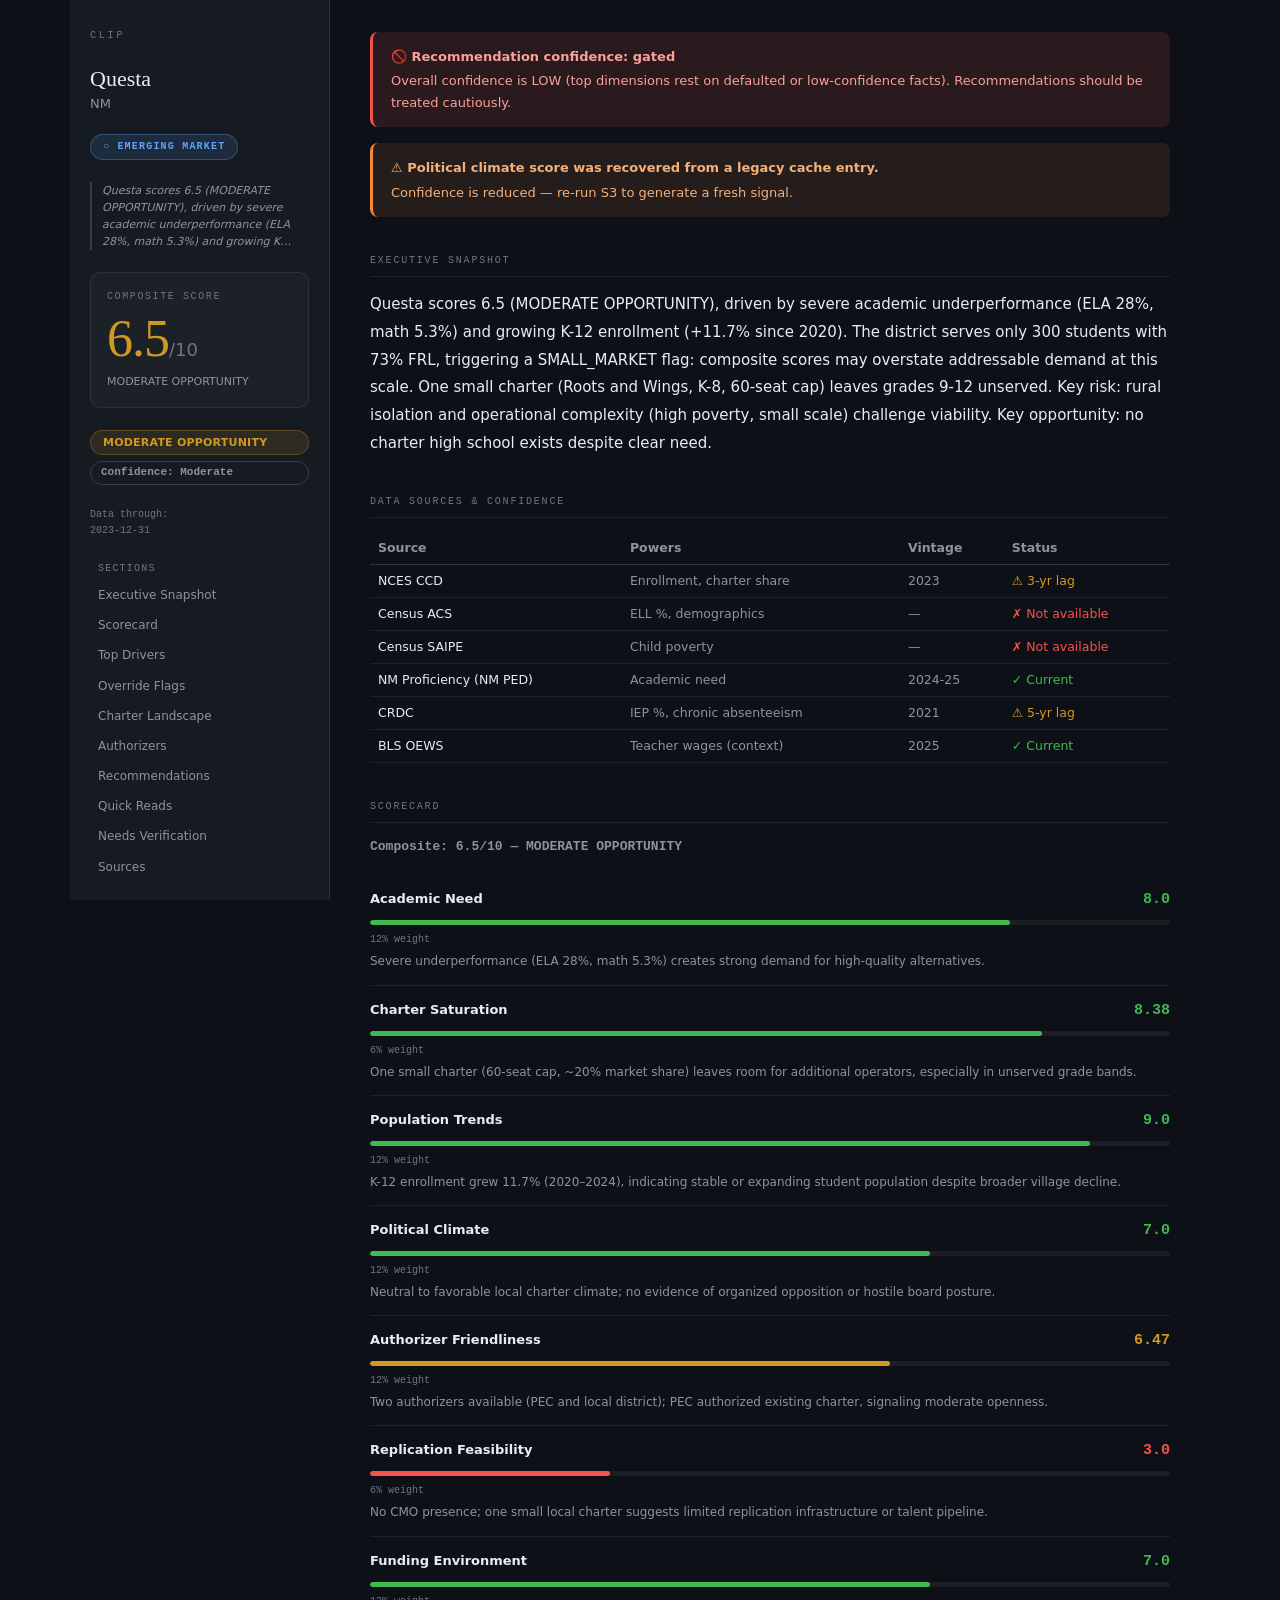
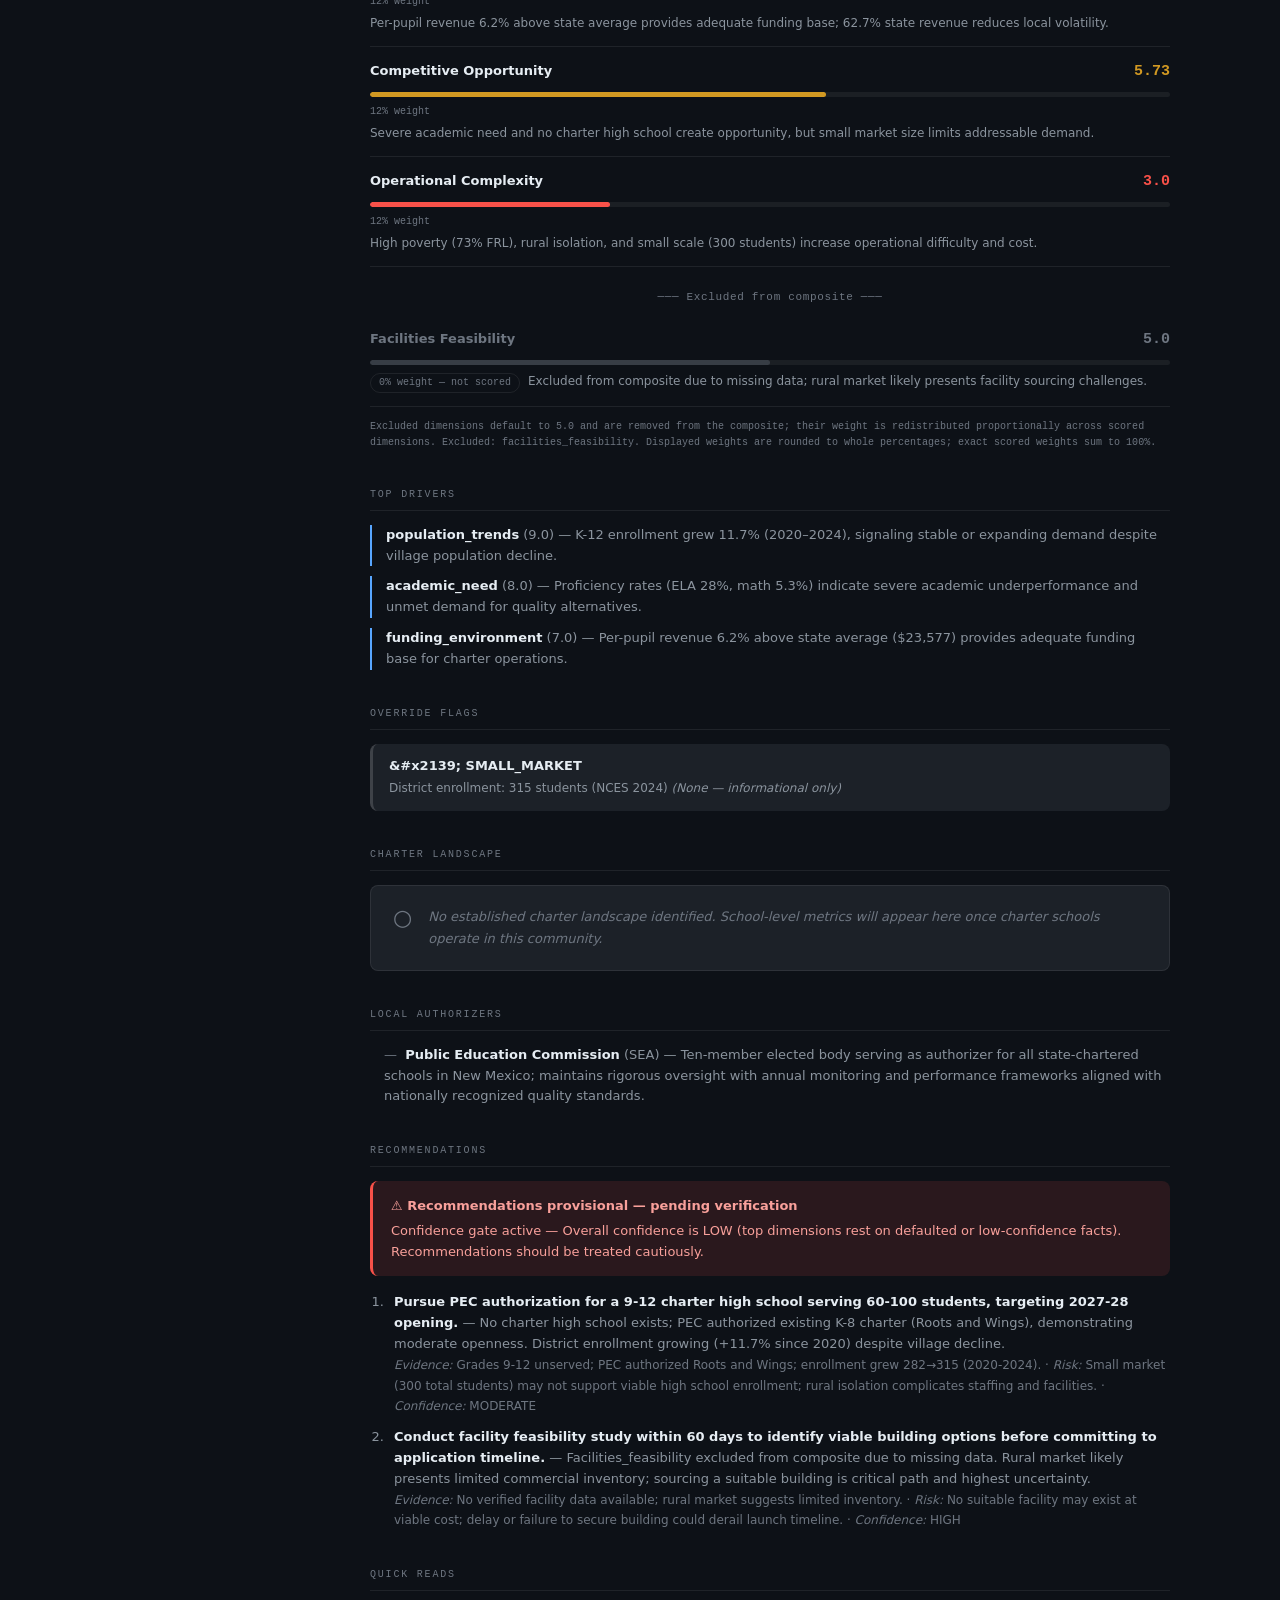
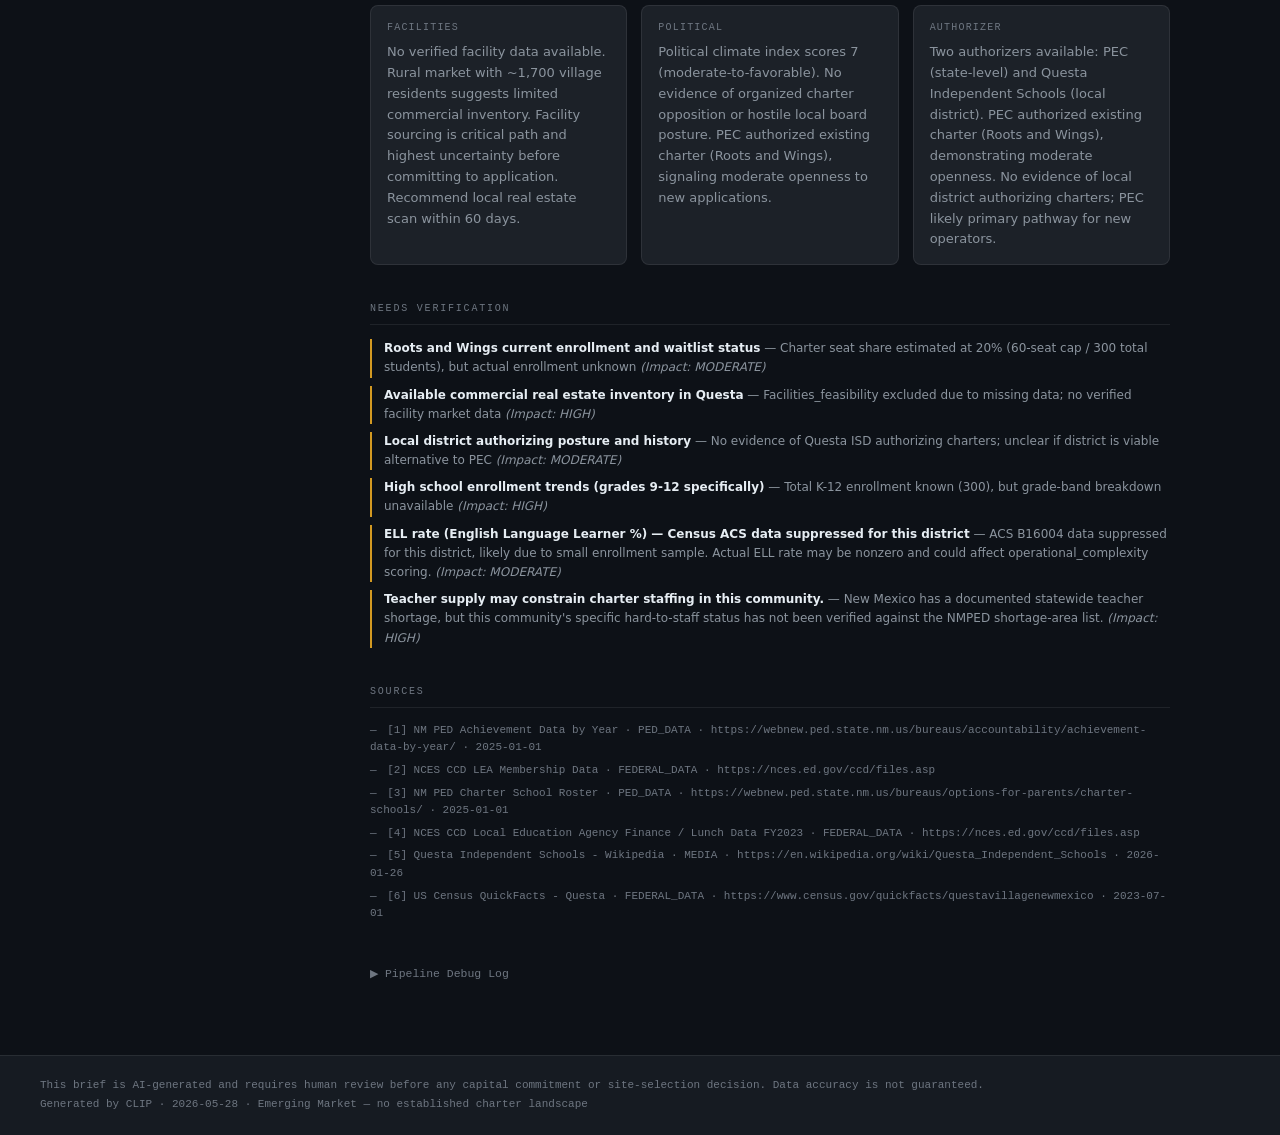
<file: outputs/by_community/nm-questa/nm-questa_maturity_adjusted_mode2.html>
<!DOCTYPE html>
<html lang="en">
<head>
  <meta charset="utf-8">
  <title>Questa, NM — Emerging Market Brief</title>
  <!-- No external font CDN — offline-safe system stacks throughout -->
  <style>
    :root {
      --bg-primary:    #0d1117;
      --bg-secondary:  #161b22;
      --bg-card:       #1c2128;
      --bg-elevated:   #22272e;
      --border-subtle: rgba(255,255,255,0.08);
      --border-muted:  rgba(255,255,255,0.15);
      --text-primary:  #e6edf3;
      --text-secondary:#8b949e;
      --text-muted:    #6e7681;
      --accent-green:  #3fb950;
      --accent-yellow: #d29922;
      --accent-red:    #f85149;
      --accent-blue:   #58a6ff;
      --accent-orange: #f0883e;
      --score-green:      #3fb950;
      --score-green-bg:   rgba(63,185,80,0.12);
      --score-yellow:     #d29922;
      --score-yellow-bg:  rgba(210,153,34,0.12);
      --score-red:        #f85149;
      --score-red-bg:     rgba(248,81,73,0.12);
      --sidebar-width: 260px;
      /* Offline-safe font stacks */
      --font-sans:  -apple-system, BlinkMacSystemFont, 'Segoe UI', system-ui, sans-serif;
      --font-mono:  ui-monospace, 'Cascadia Code', 'SF Mono', 'Fira Code', Menlo, Consolas, 'Courier New', monospace;
      --font-serif: Georgia, 'Times New Roman', serif;
    }

    @keyframes fadeIn {
      from { opacity: 0; transform: translateY(8px); }
      to   { opacity: 1; transform: translateY(0); }
    }
    @keyframes scaleIn {
      from { transform: scale(0.92); opacity: 0; }
      to   { transform: scale(1);    opacity: 1; }
    }

    * { box-sizing: border-box; margin: 0; padding: 0; }

    body {
      font-family: var(--font-sans);
      font-size: 14px;
      line-height: 1.6;
      color: var(--text-primary);
      background: var(--bg-primary);
    }

    /* ── Page layout ── */
    .page-shell {
      display: flex;
      max-width: 1140px;
      margin: 0 auto;
      min-height: 100vh;
    }

    /* ── Sidebar ── */
    .sidebar {
      width: var(--sidebar-width);
      flex-shrink: 0;
      background: var(--bg-secondary);
      border-right: 1px solid var(--border-subtle);
      padding: 28px 20px 40px;
      position: sticky;
      top: 0;
      height: 100vh;
      overflow-y: auto;
      display: flex;
      flex-direction: column;
      gap: 22px;
    }

    .sb-wordmark {
      font-family: var(--font-mono);
      font-size: 10px;
      letter-spacing: 0.28em;
      text-transform: uppercase;
      color: var(--text-muted);
    }

    .sb-community {
      font-family: var(--font-serif);
      font-size: 22px;
      line-height: 1.2;
      color: var(--text-primary);
    }

    .sb-state {
      display: block;
      font-family: var(--font-sans);
      font-size: 13px;
      font-weight: 300;
      color: var(--text-secondary);
      margin-top: 4px;
    }

    /* ── Emerging Market badge (greenfield-only) ── */
    .emerging-badge {
      display: inline-flex;
      align-items: center;
      gap: 6px;
      padding: 4px 12px;
      border-radius: 20px;
      background: rgba(88,166,255,0.12);
      border: 1px solid rgba(88,166,255,0.3);
      color: var(--accent-blue);
      font-family: var(--font-mono);
      font-size: 10px;
      font-weight: 600;
      letter-spacing: 0.12em;
      text-transform: uppercase;
      width: fit-content;
    }

    .sb-tagline {
      font-size: 11px;
      color: var(--text-secondary);
      font-style: italic;
      line-height: 1.55;
      border-left: 2px solid var(--border-muted);
      padding-left: 10px;
    }

    .sb-score-block {
      background: var(--bg-card);
      border: 1px solid var(--border-subtle);
      border-radius: 10px;
      padding: 16px;
      animation: scaleIn 0.4s ease both;
    }

    .sb-score-label {
      font-family: var(--font-mono);
      font-size: 10px;
      letter-spacing: 0.16em;
      text-transform: uppercase;
      color: var(--text-muted);
      margin-bottom: 8px;
    }

    .sb-score-num {
      font-family: var(--font-serif);
      font-size: 52px;
      line-height: 1;
      letter-spacing: -1px;
    }

    .sb-score-max {
      font-size: 18px;
      font-family: var(--font-sans);
      font-weight: 300;
      color: var(--text-muted);
    }

    .sb-tier {
      font-size: 11px;
      color: var(--text-secondary);
      margin-top: 8px;
    }

    .sb-score-green  { color: var(--score-green); }
    .sb-score-yellow { color: var(--score-yellow); }
    .sb-score-red    { color: var(--score-red); }

    .sb-badges { display: flex; flex-direction: column; gap: 6px; }

    .sb-through {
      font-family: var(--font-mono);
      font-size: 10px;
      color: var(--text-muted);
      line-height: 1.6;
    }

    .sb-nav-label {
      font-family: var(--font-mono);
      font-size: 10px;
      letter-spacing: 0.12em;
      text-transform: uppercase;
      color: var(--text-muted);
      padding: 0 8px;
      margin-bottom: 4px;
    }

    .sb-nav {
      list-style: none;
      display: flex;
      flex-direction: column;
      gap: 1px;
    }

    .sb-nav a {
      display: block;
      padding: 5px 8px;
      border-radius: 5px;
      color: var(--text-secondary);
      font-size: 12px;
      text-decoration: none;
      transition: background 0.15s, color 0.15s;
    }

    .sb-nav a:hover {
      background: var(--bg-elevated);
      color: var(--text-primary);
    }

    /* ── Main content ── */
    .main-content {
      flex: 1;
      min-width: 0;
      padding: 32px 40px 72px;
    }

    .section {
      margin-top: 36px;
      animation: fadeIn 0.35s ease both;
    }

    .section-label {
      font-family: var(--font-mono);
      font-size: 10px;
      letter-spacing: 0.18em;
      text-transform: uppercase;
      color: var(--text-muted);
      margin-bottom: 14px;
      padding-bottom: 7px;
      border-bottom: 1px solid var(--border-subtle);
    }

    /* ── Pills ── */
    .pill {
      display: inline-block;
      border-radius: 999px;
      padding: 3px 12px;
      font-size: 11px;
      font-weight: 600;
      letter-spacing: 0.02em;
    }

    .pill-green  { background: var(--score-green-bg);  color: var(--score-green);  border: 1px solid rgba(63,185,80,0.3); }
    .pill-yellow { background: var(--score-yellow-bg); color: var(--score-yellow); border: 1px solid rgba(210,153,34,0.3); }
    .pill-red    { background: var(--score-red-bg);    color: var(--score-red);    border: 1px solid rgba(248,81,73,0.3); }

    /* ── Confidence badges ── */
    .conf {
      display: inline-block;
      border-radius: 999px;
      padding: 2px 10px;
      font-size: 11px;
      font-family: var(--font-mono);
    }

    .conf-high     { background: rgba(88,166,255,0.12); color: var(--accent-blue);   border: 1px solid rgba(88,166,255,0.25); font-weight: 600; }
    .conf-moderate { background: transparent;           color: var(--text-secondary); border: 1px solid var(--border-muted);  font-weight: 600; }
    .conf-low      { background: transparent;           color: var(--text-muted);     border: 1px solid var(--border-subtle); font-style: italic; }

    /* ── Banners ── */
    .banner {
      border-radius: 8px;
      padding: 14px 18px;
      margin-bottom: 16px;
      border-left: 3px solid;
      font-size: 13px;
      line-height: 1.65;
    }

    .banner strong { display: block; margin-bottom: 3px; font-weight: 700; }
    .banner-insufficient { background: var(--score-yellow-bg); border-color: var(--score-yellow);  color: #e3c86d; }
    .banner-gate         { background: var(--score-red-bg);    border-color: var(--score-red);     color: #f9a09b; }
    .banner-tribal       { background: rgba(88,166,255,0.07); border-color: var(--accent-blue);   color: #a2c5f2; }
    .banner-pci-legacy   { background: rgba(240,136,62,0.10); border-color: var(--accent-orange); color: #f5b07a; }

    /* ── Executive snapshot ── */
    .exec-snapshot {
      font-size: 15px;
      line-height: 1.85;
      color: var(--text-primary);
      font-weight: 300;
    }

    /* ── Scorecard bars ── */
    .composite-line {
      font-family: var(--font-mono);
      font-size: 13px;
      font-weight: 600;
      color: var(--text-secondary);
      margin-bottom: 18px;
    }

    .bar-row {
      padding: 13px 0;
      border-bottom: 1px solid var(--border-subtle);
    }

    .bar-head {
      display: flex;
      justify-content: space-between;
      align-items: baseline;
      margin-bottom: 8px;
    }

    .bar-name  { font-size: 13px; font-weight: 600; color: var(--text-primary); }
    .bar-score { font-family: var(--font-mono); font-size: 15px; font-weight: 700; }

    .bar-track {
      background: rgba(255,255,255,0.06);
      height: 5px;
      border-radius: 3px;
      overflow: hidden;
      margin-bottom: 7px;
    }

    .bar-fill {
      height: 5px;
      border-radius: 3px;
      transition: width 0.55s cubic-bezier(0.4,0,0.2,1);
    }

    .fill-green    { background: var(--score-green); }
    .fill-yellow   { background: var(--score-yellow); }
    .fill-red      { background: var(--score-red); }
    .fill-excluded { background: var(--text-muted); opacity: 0.35; }

    /* DIFFERENCE 2 — Awaiting Data state for academic_need */
    .fill-awaiting  { background: var(--text-muted); opacity: 0.15; }
    .awaiting-label { font-size: 11px; font-style: italic; color: var(--text-muted) !important;
                      font-weight: 400 !important; font-family: var(--font-sans); }
    .awaiting-pill  { background: transparent !important; border-color: var(--border-subtle) !important;
                      color: var(--text-muted) !important; font-style: italic; }
    .awaiting-note  { font-size: 11px; color: var(--text-muted); font-style: italic; margin-left: 4px; }

    .txt-green  { color: var(--score-green); }
    .txt-yellow { color: var(--score-yellow); }
    .txt-red    { color: var(--score-red); }
    .txt-muted  { color: var(--text-muted); }

    .bar-weight { font-family: var(--font-mono); font-size: 10px; color: var(--text-muted); }
    .bar-driver { font-size: 12px; color: var(--text-secondary); margin-top: 4px; }

    .excluded-sep {
      text-align: center;
      font-family: var(--font-mono);
      font-size: 11px;
      color: var(--text-muted);
      margin: 22px 0 8px;
      letter-spacing: 0.06em;
    }

    .nullweight-pill {
      display: inline-block;
      background: transparent;
      border: 1px solid var(--border-subtle);
      color: var(--text-muted);
      border-radius: 999px;
      padding: 1px 8px;
      font-family: var(--font-mono);
      font-size: 10px;
      margin-right: 8px;
    }

    /* ── Top drivers ── */
    .driver-item {
      border-left: 2px solid var(--accent-blue);
      padding-left: 14px;
      margin-bottom: 10px;
      font-size: 13px;
      color: var(--text-secondary);
    }

    .driver-item strong { color: var(--text-primary); }

    /* ── Override flags ── */
    .flag-card {
      border-radius: 8px;
      border-left: 3px solid;
      padding: 12px 16px;
      margin-bottom: 10px;
    }

    .flag-card .flag-head { font-size: 13px; font-weight: 700; margin-bottom: 3px; }
    .flag-card .flag-body { font-size: 12px; color: var(--text-secondary); }
    .flag-green   { background: var(--score-green-bg);  border-color: var(--score-green); }
    .flag-amber   { background: var(--score-yellow-bg); border-color: var(--score-yellow); }
    .flag-red     { background: var(--score-red-bg);    border-color: var(--score-red); }
    .flag-neutral { background: var(--bg-card);         border-color: var(--border-muted); }

    /* DIFFERENCE 1 — Greenfield notice (replaces school cards) */
    .greenfield-notice {
      display: flex;
      align-items: flex-start;
      gap: 16px;
      background: var(--bg-card);
      border: 1px solid var(--border-subtle);
      border-radius: 8px;
      padding: 20px 22px;
    }

    .greenfield-notice-icon {
      font-size: 22px;
      color: var(--text-muted);
      flex-shrink: 0;
      margin-top: 1px;
      line-height: 1;
    }

    .greenfield-notice-text {
      font-size: 13px;
      color: var(--text-muted);
      font-style: italic;
      line-height: 1.7;
    }

    /* ── Authorizers ── */
    .auth-item { font-size: 13px; padding-left: 14px; margin-bottom: 8px; color: var(--text-secondary); }
    .auth-item .dash { color: var(--text-muted); margin-right: 4px; }
    .auth-item strong { color: var(--text-primary); }

    /* ── Recommendations ── */
    .rec-item { font-size: 13px; margin-bottom: 10px; color: var(--text-secondary); }
    .rec-item strong { color: var(--text-primary); }

    ol { padding-left: 18px; }
    ol li { padding-left: 6px; }

    /* ── Needs verification ── */
    .nv-item {
      border-left: 2px solid var(--score-yellow);
      padding-left: 12px;
      font-size: 12px;
      margin-bottom: 8px;
      color: var(--text-secondary);
    }

    .nv-item strong { color: var(--text-primary); }

    /* ── Sources ── */
    .src-item { font-family: var(--font-mono); font-size: 11px; color: var(--text-muted); margin-bottom: 5px; }
    .src-item .dash { margin-right: 4px; }

    .muted-note { color: var(--text-muted); font-style: italic; font-size: 13px; }

    /* ── Quick reads ── */
    .qr-grid { display: grid; grid-template-columns: repeat(3, 1fr); gap: 14px; }

    .qr-card {
      background: var(--bg-card);
      border: 1px solid var(--border-subtle);
      border-radius: 8px;
      padding: 14px 16px;
    }

    .qr-label {
      font-family: var(--font-mono);
      font-size: 10px;
      letter-spacing: 0.12em;
      text-transform: uppercase;
      color: var(--text-muted);
      margin-bottom: 6px;
    }

    .qr-body { font-size: 13px; color: var(--text-secondary); line-height: 1.6; }

    /* ── Footer ── */
    .disclosure-footer {
      background: var(--bg-secondary);
      border-top: 1px solid var(--border-subtle);
      padding: 20px 40px;
      font-family: var(--font-mono);
      font-size: 11px;
      color: var(--text-muted);
      line-height: 1.75;
    }

    /* ── Debug ── */
    .debug-section { margin-top: 3em; }

    .debug-section details > summary {
      cursor: pointer;
      color: var(--text-muted);
      font-size: 0.82em;
      font-family: var(--font-mono);
      user-select: none;
      list-style: none;
    }

    .debug-section details > summary::before { content: "▶ "; }
    .debug-section details[open] > summary::before { content: "▼ "; }
    .debug-section details[open] > summary { margin-bottom: 0.8em; }

    .debug-meta { font-family: var(--font-mono); font-size: 0.8em; color: var(--text-muted); margin: 0.4em 0; }

    .debug-section table {
      font-family: var(--font-mono);
      font-size: 0.8em;
      color: var(--text-secondary);
      margin: 0.6em 0;
      border-collapse: collapse;
      width: 100%;
    }

    .debug-section th,
    .debug-section td { border: 1px solid var(--border-subtle); padding: 0.35em 0.55em; text-align: left; }
    .debug-section th { background: var(--bg-elevated); color: var(--text-muted); font-weight: normal; }
    .debug-section td { color: var(--text-secondary); }

    .debug-section td:nth-child(3),
    .debug-section td:nth-child(4),
    .debug-section td:nth-child(5) { text-align: right; }

    .debug-warn {
      font-family: var(--font-mono);
      font-size: 0.78em;
      color: var(--accent-orange);
      margin: 0.6em 0;
      padding: 0;
      list-style: none;
    }

    .debug-warn li { margin-bottom: 0.25em; }
    .debug-empty { font-size: 0.8em; color: var(--text-muted); font-style: italic; }

    /* ── Responsive ── */
    @media (max-width: 900px) {
      .page-shell    { flex-direction: column; }
      .sidebar {
        width: 100%;
        height: auto;
        position: static;
        flex-direction: row;
        flex-wrap: wrap;
        gap: 16px;
        padding: 20px 20px 16px;
        align-items: flex-start;
        border-right: none;
        border-bottom: 1px solid var(--border-subtle);
      }
      .sb-nav        { display: none; }
      .main-content  { padding: 24px 20px 56px; }
      .qr-grid       { grid-template-columns: 1fr; }
    }

    /* ── Print ── */
    @media print {
      @page {
        size: Letter;
        margin: 1.8cm 1.5cm;
      }

      * {
        -webkit-print-color-adjust: exact !important;
        print-color-adjust: exact !important;
        animation: none !important;
        transition: none !important;
      }

      html, body {
        background: #0d1117 !important;
        color: #e6edf3 !important;
        font-size: 11px !important;
        line-height: 1.4 !important;
        margin: 0 !important;
        padding: 0 !important;
        width: 100% !important;
        max-width: 100% !important;
      }

      .main-content, .container, [class*="wrapper"],
      [class*="content"] {
        width: 100% !important;
        max-width: 100% !important;
        margin: 0 !important;
        padding: 0.3cm 0 !important;
        float: none !important;
      }

      .sidebar, .sidebar nav, .sb-nav, .sb-nav-label,
      .debug-section, button, .btn, [class*="tooltip"],
      [class*="dropdown"], nav {
        display: none !important;
      }

      a[href]::after {
        content: "" !important;
      }

      h1, h2, h3 {
        font-size: 1.1em !important;
      }

      .section-header, [class*="section-title"] {
        font-size: 0.8em !important;
        letter-spacing: 0.12em !important;
      }

      [class*="muted"], [class*="secondary"],
      [style*="color: #6e7681"], [style*="color: #8b949e"] {
        color: #b0bac4 !important;
      }

      .bar-track, .bar-fill, [class*="bar"] {
        -webkit-print-color-adjust: exact !important;
        print-color-adjust: exact !important;
      }

      .bar-row, .flag-card, .nv-item, .qr-card,
      .banner, .rec-item, .card, .condition-item,
      #datasources, #datasources table,
      .recommendation, [class*="rec-item"] {
        break-inside: avoid !important;
        page-break-inside: avoid !important;
      }

      #recommendations, #verification {
        break-before: page !important;
        page-break-before: always !important;
      }

      #scorecard, #datasources, #drivers, #flags,
      #schools, #landscape, #authorizers, #sources {
        break-before: auto !important;
        page-break-before: auto !important;
      }

      .composite-score, [class*="score-display"],
      [class*="score-widget"] {
        font-size: 0.9em !important;
      }

      .section, [class*="section"] {
        padding: 0.4cm 0 !important;
        margin: 0.2cm 0 !important;
      }

      #datasources table {
        font-size: 0.82em !important;
        width: 100% !important;
      }

      #datasources td, #datasources th {
        padding: 3px 6px !important;
      }

      .qr-grid { grid-template-columns: 1fr !important; }

      .greenfield-notice, .emerging-badge {
        break-inside: avoid !important;
      }
    }
  </style>
</head>
<body>





<div class="page-shell">

  
  <aside class="sidebar">
    <div class="sb-wordmark">CLIP</div>

    <div>
      <div class="sb-community">Questa<span class="sb-state">NM</span></div>
    </div>

    
    <div class="emerging-badge">&#9675; Emerging Market</div>

    
    <div class="sb-tagline">Questa scores 6.5 (MODERATE OPPORTUNITY), driven by severe academic underperformance (ELA 28%, math 5.3%) and growing K…</div>
    

    <div class="sb-score-block">
      <div class="sb-score-label">Composite Score</div>
      <div>
        <span class="sb-score-num sb-score-yellow">6.5</span><span class="sb-score-max">/10</span>
      </div>
      <div class="sb-tier">MODERATE OPPORTUNITY</div>
    </div>

    <div class="sb-badges">
      <span class="pill pill-yellow">MODERATE OPPORTUNITY</span>
      
      <span class="conf conf-moderate">Confidence: Moderate</span>
      
    </div>

    <div class="sb-through">Data through:<br>2023-12-31</div>

    <nav>
      <div class="sb-nav-label">Sections</div>
      <ul class="sb-nav">
        <li><a href="#snapshot">Executive Snapshot</a></li>
        <li><a href="#scorecard">Scorecard</a></li>
        <li><a href="#drivers">Top Drivers</a></li>
        <li><a href="#flags">Override Flags</a></li>
        <li><a href="#schools">Charter Landscape</a></li>
        <li><a href="#authorizers">Authorizers</a></li>
        <li><a href="#recommendations">Recommendations</a></li>
        <li><a href="#quickreads">Quick Reads</a></li>
        <li><a href="#verification">Needs Verification</a></li>
        <li><a href="#sources">Sources</a></li>
      </ul>
    </nav>
  </aside>

  
  <main class="main-content">

    
    
    
    

    
    

    
    <div class="banner banner-gate">
      <strong>&#x1F6AB; Recommendation confidence: gated</strong>
      Overall confidence is LOW (top dimensions rest on defaulted or low-confidence facts). Recommendations should be treated cautiously.
    </div>
    

    

    
    <div class="banner banner-pci-legacy">
      <strong>&#x26A0; Political climate score was recovered from a legacy cache entry.</strong>
      Confidence is reduced — re-run S3 to generate a fresh signal.
    </div>
    

    

    
    <div class="section" id="snapshot">
      <p class="section-label">Executive Snapshot</p>
      <p class="exec-snapshot">Questa scores 6.5 (MODERATE OPPORTUNITY), driven by severe academic underperformance (ELA 28%, math 5.3%) and growing K-12 enrollment (+11.7% since 2020). The district serves only 300 students with 73% FRL, triggering a SMALL_MARKET flag: composite scores may overstate addressable demand at this scale. One small charter (Roots and Wings, K-8, 60-seat cap) leaves grades 9-12 unserved. Key risk: rural isolation and operational complexity (high poverty, small scale) challenge viability. Key opportunity: no charter high school exists despite clear need.</p>
    </div>

    
    
    <div class="section" id="datasources">
      <p class="section-label">Data Sources &amp; Confidence</p>
      <table style="width:100%; border-collapse:collapse; font-size:12.5px;">
        <thead>
          <tr style="text-align:left; color:var(--text-secondary); border-bottom:1px solid var(--border-muted);">
            <th style="padding:6px 8px;">Source</th><th style="padding:6px 8px;">Powers</th>
            <th style="padding:6px 8px;">Vintage</th><th style="padding:6px 8px;">Status</th>
          </tr>
        </thead>
        <tbody>
          
          
          <tr style="border-bottom:1px solid var(--border-subtle);">
            <td style="padding:6px 8px; color:var(--text-primary);">NCES CCD</td>
            <td style="padding:6px 8px; color:var(--text-secondary);">Enrollment, charter share</td>
            <td style="padding:6px 8px; color:var(--text-secondary);">2023</td>
            <td style="padding:6px 8px; color:var(--accent-yellow); white-space:nowrap;">⚠ 3-yr lag</td>
          </tr>
          
          
          <tr style="border-bottom:1px solid var(--border-subtle);">
            <td style="padding:6px 8px; color:var(--text-primary);">Census ACS</td>
            <td style="padding:6px 8px; color:var(--text-secondary);">ELL %, demographics</td>
            <td style="padding:6px 8px; color:var(--text-secondary);">—</td>
            <td style="padding:6px 8px; color:var(--accent-red); white-space:nowrap;">✗ Not available</td>
          </tr>
          
          
          <tr style="border-bottom:1px solid var(--border-subtle);">
            <td style="padding:6px 8px; color:var(--text-primary);">Census SAIPE</td>
            <td style="padding:6px 8px; color:var(--text-secondary);">Child poverty</td>
            <td style="padding:6px 8px; color:var(--text-secondary);">—</td>
            <td style="padding:6px 8px; color:var(--accent-red); white-space:nowrap;">✗ Not available</td>
          </tr>
          
          
          <tr style="border-bottom:1px solid var(--border-subtle);">
            <td style="padding:6px 8px; color:var(--text-primary);">NM Proficiency (NM PED)</td>
            <td style="padding:6px 8px; color:var(--text-secondary);">Academic need</td>
            <td style="padding:6px 8px; color:var(--text-secondary);">2024-25</td>
            <td style="padding:6px 8px; color:var(--accent-green); white-space:nowrap;">✓ Current</td>
          </tr>
          
          
          <tr style="border-bottom:1px solid var(--border-subtle);">
            <td style="padding:6px 8px; color:var(--text-primary);">CRDC</td>
            <td style="padding:6px 8px; color:var(--text-secondary);">IEP %, chronic absenteeism</td>
            <td style="padding:6px 8px; color:var(--text-secondary);">2021</td>
            <td style="padding:6px 8px; color:var(--accent-yellow); white-space:nowrap;">⚠ 5-yr lag</td>
          </tr>
          
          
          <tr style="border-bottom:1px solid var(--border-subtle);">
            <td style="padding:6px 8px; color:var(--text-primary);">BLS OEWS</td>
            <td style="padding:6px 8px; color:var(--text-secondary);">Teacher wages (context)</td>
            <td style="padding:6px 8px; color:var(--text-secondary);">2025</td>
            <td style="padding:6px 8px; color:var(--accent-green); white-space:nowrap;">✓ Current</td>
          </tr>
          
        </tbody>
      </table>
    </div>
    

    
    
    
    
    <div class="section" id="scorecard">
      <p class="section-label">Scorecard</p>
      <p class="composite-line">Composite: 6.5/10 — MODERATE OPPORTUNITY</p>

      
      
      <div class="bar-row">
        <div class="bar-head">
          <span class="bar-name">Academic Need</span>
          <span class="bar-score txt-green">8.0</span>
        </div>
        <div class="bar-track">
          <div class="bar-fill fill-green" style="width: 80%;"></div>
        </div>
        <div class="bar-weight">12% weight</div>
        <div class="bar-driver">Severe underperformance (ELA 28%, math 5.3%) creates strong demand for high-quality alternatives.</div>
      </div>
      
      
      <div class="bar-row">
        <div class="bar-head">
          <span class="bar-name">Charter Saturation</span>
          <span class="bar-score txt-green">8.38</span>
        </div>
        <div class="bar-track">
          <div class="bar-fill fill-green" style="width: 84%;"></div>
        </div>
        <div class="bar-weight">6% weight</div>
        <div class="bar-driver">One small charter (60-seat cap, ~20% market share) leaves room for additional operators, especially in unserved grade bands.</div>
      </div>
      
      
      <div class="bar-row">
        <div class="bar-head">
          <span class="bar-name">Population Trends</span>
          <span class="bar-score txt-green">9.0</span>
        </div>
        <div class="bar-track">
          <div class="bar-fill fill-green" style="width: 90%;"></div>
        </div>
        <div class="bar-weight">12% weight</div>
        <div class="bar-driver">K-12 enrollment grew 11.7% (2020–2024), indicating stable or expanding student population despite broader village decline.</div>
      </div>
      
      
      <div class="bar-row">
        <div class="bar-head">
          <span class="bar-name">Political Climate</span>
          <span class="bar-score txt-green">7.0</span>
        </div>
        <div class="bar-track">
          <div class="bar-fill fill-green" style="width: 70%;"></div>
        </div>
        <div class="bar-weight">12% weight</div>
        <div class="bar-driver">Neutral to favorable local charter climate; no evidence of organized opposition or hostile board posture.</div>
      </div>
      
      
      <div class="bar-row">
        <div class="bar-head">
          <span class="bar-name">Authorizer Friendliness</span>
          <span class="bar-score txt-yellow">6.47</span>
        </div>
        <div class="bar-track">
          <div class="bar-fill fill-yellow" style="width: 65%;"></div>
        </div>
        <div class="bar-weight">12% weight</div>
        <div class="bar-driver">Two authorizers available (PEC and local district); PEC authorized existing charter, signaling moderate openness.</div>
      </div>
      
      
      <div class="bar-row">
        <div class="bar-head">
          <span class="bar-name">Replication Feasibility</span>
          <span class="bar-score txt-red">3.0</span>
        </div>
        <div class="bar-track">
          <div class="bar-fill fill-red" style="width: 30%;"></div>
        </div>
        <div class="bar-weight">6% weight</div>
        <div class="bar-driver">No CMO presence; one small local charter suggests limited replication infrastructure or talent pipeline.</div>
      </div>
      
      
      <div class="bar-row">
        <div class="bar-head">
          <span class="bar-name">Funding Environment</span>
          <span class="bar-score txt-green">7.0</span>
        </div>
        <div class="bar-track">
          <div class="bar-fill fill-green" style="width: 70%;"></div>
        </div>
        <div class="bar-weight">12% weight</div>
        <div class="bar-driver">Per-pupil revenue 6.2% above state average provides adequate funding base; 62.7% state revenue reduces local volatility.</div>
      </div>
      
      
      <div class="bar-row">
        <div class="bar-head">
          <span class="bar-name">Competitive Opportunity</span>
          <span class="bar-score txt-yellow">5.73</span>
        </div>
        <div class="bar-track">
          <div class="bar-fill fill-yellow" style="width: 57%;"></div>
        </div>
        <div class="bar-weight">12% weight</div>
        <div class="bar-driver">Severe academic need and no charter high school create opportunity, but small market size limits addressable demand.</div>
      </div>
      
      
      <div class="bar-row">
        <div class="bar-head">
          <span class="bar-name">Operational Complexity</span>
          <span class="bar-score txt-red">3.0</span>
        </div>
        <div class="bar-track">
          <div class="bar-fill fill-red" style="width: 30%;"></div>
        </div>
        <div class="bar-weight">12% weight</div>
        <div class="bar-driver">High poverty (73% FRL), rural isolation, and small scale (300 students) increase operational difficulty and cost.</div>
      </div>
      

      
      
      <div class="excluded-sep">─── Excluded from composite ───</div>
      
      
      
      <div class="bar-row">
        <div class="bar-head">
          <span class="bar-name txt-muted">Facilities Feasibility</span>
          <span class="bar-score txt-muted">5.0</span>
        </div>
        <div class="bar-track">
          <div class="bar-fill fill-excluded" style="width: 50%;"></div>
        </div>
        <div class="bar-driver">
          <span class="nullweight-pill">0% weight — not scored</span>Excluded from composite due to missing data; rural market likely presents facility sourcing challenges.
        </div>
      </div>
      
      
      

      
      <p class="bar-weight" style="margin-top: 12px;">
        Excluded dimensions default to 5.0 and are removed from the composite; their
        weight is redistributed proportionally across scored dimensions.
        Excluded: facilities_feasibility.
        Displayed weights are rounded to whole percentages; exact scored weights sum to 100%.
      </p>
      
      
      
    </div>
    

    
    
    <div class="section" id="drivers">
      <p class="section-label">Top Drivers</p>
      
      <div class="driver-item"><strong>population_trends</strong> (9.0) — K-12 enrollment grew 11.7% (2020–2024), signaling stable or expanding demand despite village population decline.</div>
      
      <div class="driver-item"><strong>academic_need</strong> (8.0) — Proficiency rates (ELA 28%, math 5.3%) indicate severe academic underperformance and unmet demand for quality alternatives.</div>
      
      <div class="driver-item"><strong>funding_environment</strong> (7.0) — Per-pupil revenue 6.2% above state average ($23,577) provides adequate funding base for charter operations.</div>
      
    </div>
    

    
    <div class="section" id="flags">
      <p class="section-label">Override Flags</p>
      
      
      
      
        
      
      <div class="flag-card flag-neutral">
        <div class="flag-head">&amp;#x2139; SMALL_MARKET</div>
        <div class="flag-body">District enrollment: 315 students (NCES 2024) <em>(None — informational only)</em></div>
      </div>
      
      
    </div>

    
    
    <div class="section" id="schools">
      <p class="section-label">Charter Landscape</p>
      <div class="greenfield-notice">
        <div class="greenfield-notice-icon">&#9675;</div>
        <div class="greenfield-notice-text">
          No established charter landscape identified. School-level metrics will appear
          here once charter schools operate in this community.
        </div>
      </div>
    </div>

    
    <div class="section" id="authorizers">
      <p class="section-label">Local Authorizers</p>
      
      
      <div class="auth-item">
        <span class="dash">—</span> <strong>Public Education Commission</strong> (SEA) — Ten-member elected body serving as authorizer for all state-chartered schools in New Mexico; maintains rigorous oversight with annual monitoring and performance frameworks aligned with nationally recognized quality standards.
      </div>
      
      
    </div>

    
    
    <div class="section" id="recommendations">
      <p class="section-label">Recommendations</p>
      
      <div class="banner banner-gate">
        <strong>&#x26A0; Recommendations provisional — pending verification</strong>
        Confidence gate active — Overall confidence is LOW (top dimensions rest on defaulted or low-confidence facts). Recommendations should be treated cautiously.
      </div>
      
      
      <ol>
        
        <li class="rec-item">
          <strong>Pursue PEC authorization for a 9-12 charter high school serving 60-100 students, targeting 2027-28 opening.</strong> — No charter high school exists; PEC authorized existing K-8 charter (Roots and Wings), demonstrating moderate openness. District enrollment growing (+11.7% since 2020) despite village decline.<br>
          <span class="txt-muted" style="font-size:12px;"><em>Evidence:</em> Grades 9-12 unserved; PEC authorized Roots and Wings; enrollment grew 282→315 (2020-2024). · <em>Risk:</em> Small market (300 total students) may not support viable high school enrollment; rural isolation complicates staffing and facilities. · <em>Confidence:</em> MODERATE</span>
        </li>
        
        <li class="rec-item">
          <strong>Conduct facility feasibility study within 60 days to identify viable building options before committing to application timeline.</strong> — Facilities_feasibility excluded from composite due to missing data. Rural market likely presents limited commercial inventory; sourcing a suitable building is critical path and highest uncertainty.<br>
          <span class="txt-muted" style="font-size:12px;"><em>Evidence:</em> No verified facility data available; rural market suggests limited inventory. · <em>Risk:</em> No suitable facility may exist at viable cost; delay or failure to secure building could derail launch timeline. · <em>Confidence:</em> HIGH</span>
        </li>
        
      </ol>
      
    </div>
    

    
    
    <div class="section" id="quickreads">
      <p class="section-label">Quick Reads</p>
      <div class="qr-grid">
        <div class="qr-card">
          <div class="qr-label">Facilities</div>
          <div class="qr-body">No verified facility data available. Rural market with ~1,700 village residents suggests limited commercial inventory. Facility sourcing is critical path and highest uncertainty before committing to application. Recommend local real estate scan within 60 days.</div>
        </div>
        <div class="qr-card">
          <div class="qr-label">Political</div>
          <div class="qr-body">Political climate index scores 7 (moderate-to-favorable). No evidence of organized charter opposition or hostile local board posture. PEC authorized existing charter (Roots and Wings), signaling moderate openness to new applications.</div>
        </div>
        <div class="qr-card">
          <div class="qr-label">Authorizer</div>
          <div class="qr-body">Two authorizers available: PEC (state-level) and Questa Independent Schools (local district). PEC authorized existing charter (Roots and Wings), demonstrating moderate openness. No evidence of local district authorizing charters; PEC likely primary pathway for new operators.</div>
        </div>
      </div>
    </div>
    

    
    
    <div class="section" id="verification">
      <p class="section-label">Needs Verification</p>
      
      <div class="nv-item">
        <strong>Roots and Wings current enrollment and waitlist status</strong> — Charter seat share estimated at 20% (60-seat cap / 300 total students), but actual enrollment unknown
        <em>(Impact: MODERATE)</em>
      </div>
      
      <div class="nv-item">
        <strong>Available commercial real estate inventory in Questa</strong> — Facilities_feasibility excluded due to missing data; no verified facility market data
        <em>(Impact: HIGH)</em>
      </div>
      
      <div class="nv-item">
        <strong>Local district authorizing posture and history</strong> — No evidence of Questa ISD authorizing charters; unclear if district is viable alternative to PEC
        <em>(Impact: MODERATE)</em>
      </div>
      
      <div class="nv-item">
        <strong>High school enrollment trends (grades 9-12 specifically)</strong> — Total K-12 enrollment known (300), but grade-band breakdown unavailable
        <em>(Impact: HIGH)</em>
      </div>
      
      <div class="nv-item">
        <strong>ELL rate (English Language Learner %) — Census ACS data suppressed for this district</strong> — ACS B16004 data suppressed for this district, likely due to small enrollment sample. Actual ELL rate may be nonzero and could affect operational_complexity scoring.
        <em>(Impact: MODERATE)</em>
      </div>
      
      <div class="nv-item">
        <strong>Teacher supply may constrain charter staffing in this community.</strong> — New Mexico has a documented statewide teacher shortage, but this community&#39;s specific hard-to-staff status has not been verified against the NMPED shortage-area list.
        <em>(Impact: HIGH)</em>
      </div>
      
    </div>
    

    
    
    <div class="section" id="sources">
      <p class="section-label">Sources</p>
      
      <div class="src-item">
        <span class="dash">—</span> [1] NM PED Achievement Data by Year · PED_DATA · https://webnew.ped.state.nm.us/bureaus/accountability/achievement-data-by-year/ · 2025-01-01
      </div>
      
      <div class="src-item">
        <span class="dash">—</span> [2] NCES CCD LEA Membership Data · FEDERAL_DATA · https://nces.ed.gov/ccd/files.asp
      </div>
      
      <div class="src-item">
        <span class="dash">—</span> [3] NM PED Charter School Roster · PED_DATA · https://webnew.ped.state.nm.us/bureaus/options-for-parents/charter-schools/ · 2025-01-01
      </div>
      
      <div class="src-item">
        <span class="dash">—</span> [4] NCES CCD Local Education Agency Finance / Lunch Data FY2023 · FEDERAL_DATA · https://nces.ed.gov/ccd/files.asp
      </div>
      
      <div class="src-item">
        <span class="dash">—</span> [5] Questa Independent Schools - Wikipedia · MEDIA · https://en.wikipedia.org/wiki/Questa_Independent_Schools · 2026-01-26
      </div>
      
      <div class="src-item">
        <span class="dash">—</span> [6] US Census QuickFacts - Questa · FEDERAL_DATA · https://www.census.gov/quickfacts/questavillagenewmexico · 2023-07-01
      </div>
      
    </div>
    

    
    
    <div class="debug-section">
      <details>
        <summary>Pipeline Debug Log</summary>
        <p class="debug-meta">Run ID: unset</p>
        <p class="debug-meta">Timestamp: 2026-06-12T16:51:11.378143Z</p>
        <p class="debug-meta">Depth: standard</p>

        <p class="debug-meta"><strong>Token Usage</strong></p>
        
        <p class="debug-empty">No API calls this run.</p>
        

        
      </details>
    </div>
    

  </main>

</div>


<div class="disclosure-footer">
  This brief is AI-generated and requires human review before any capital commitment
  or site-selection decision. Data accuracy is not guaranteed.<br>
  Generated by CLIP · 2026-05-28 · Emerging Market — no established charter landscape
</div>

<script>
  document.querySelectorAll('.sb-nav a[href^="#"]').forEach(function(a) {
    a.addEventListener('click', function(e) {
      var target = document.querySelector(this.getAttribute('href'));
      if (target) {
        e.preventDefault();
        target.scrollIntoView({ behavior: 'smooth', block: 'start' });
      }
    });
  });

  var sections = document.querySelectorAll('.section[id]');
  var navLinks = document.querySelectorAll('.sb-nav a');
  if (sections.length && navLinks.length) {
    var observer = new IntersectionObserver(function(entries) {
      entries.forEach(function(entry) {
        if (entry.isIntersecting) {
          navLinks.forEach(function(link) {
            var active = link.getAttribute('href') === '#' + entry.target.id;
            link.style.fontWeight = active ? '600' : '';
            link.style.color      = active ? 'var(--text-primary)' : '';
          });
        }
      });
    }, { threshold: 0.3 });
    sections.forEach(function(s) { observer.observe(s); });
  }
</script>

</body>
</html>
</file>
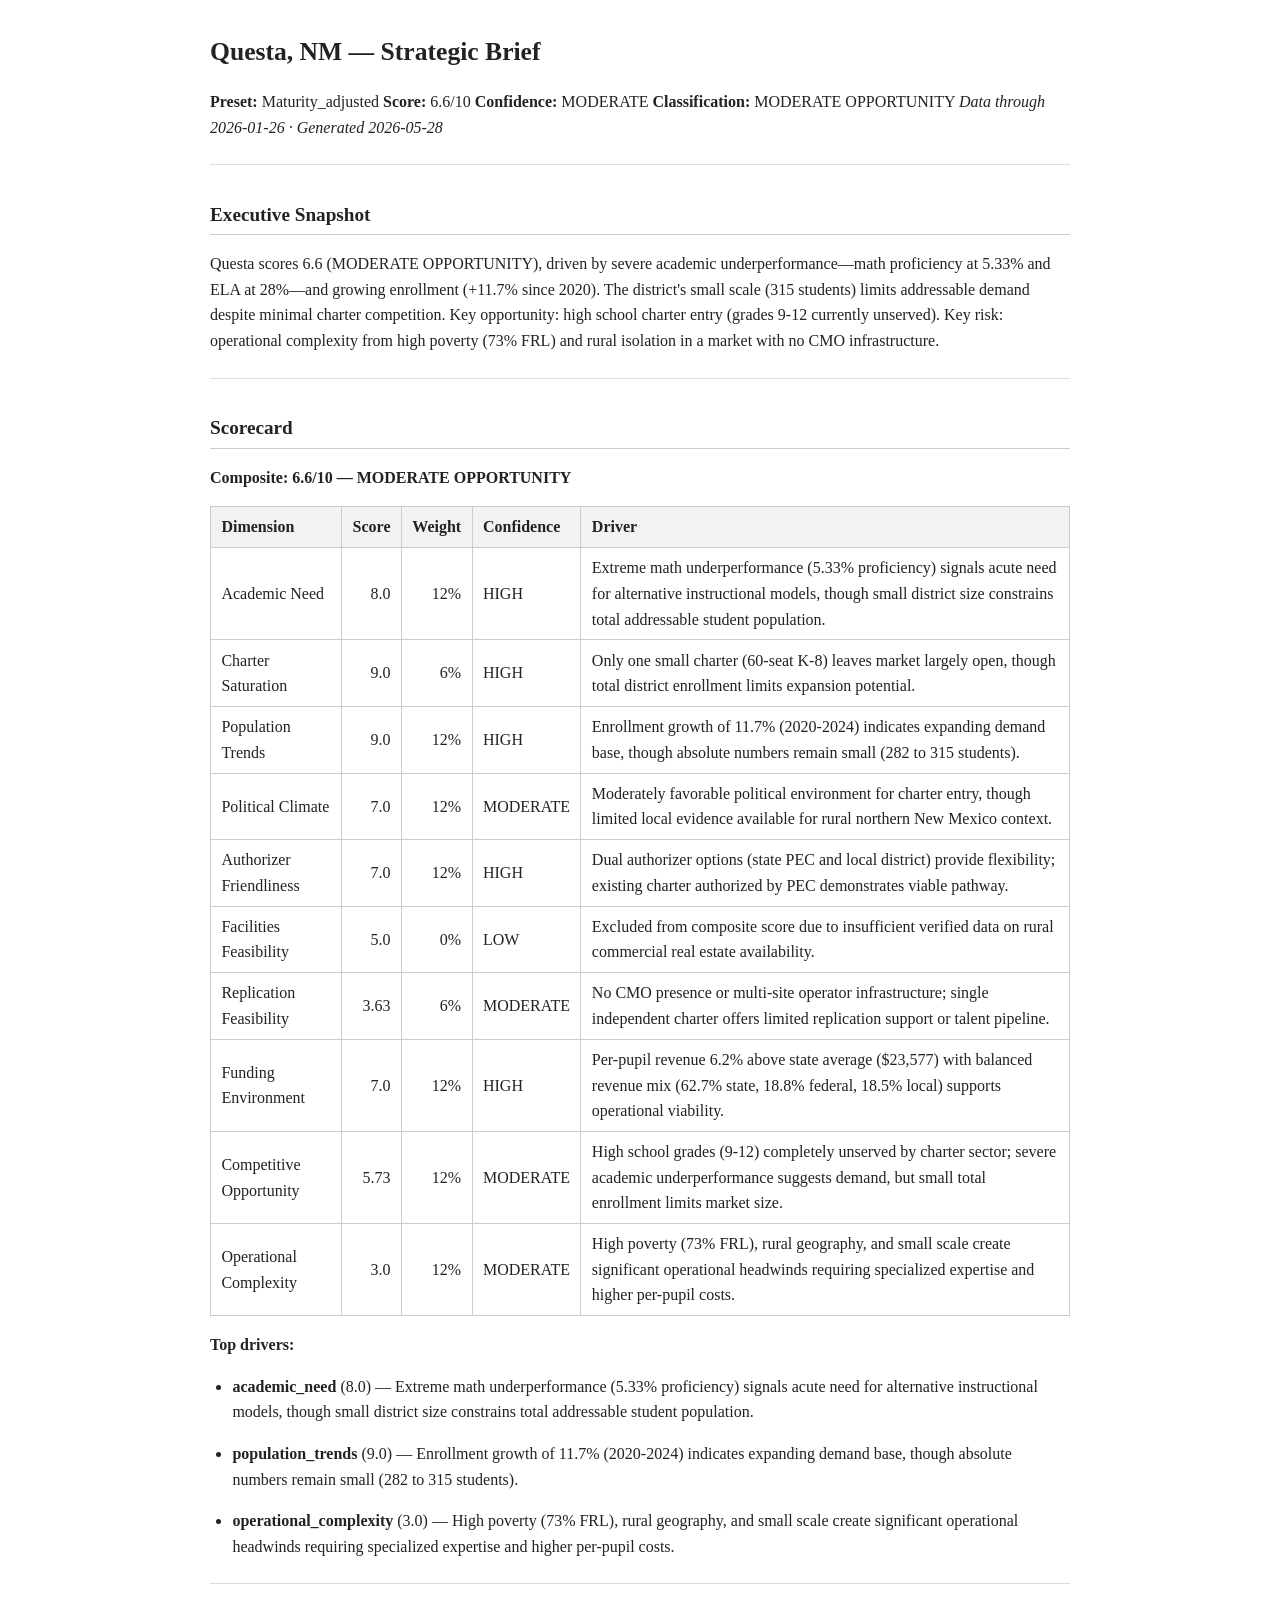
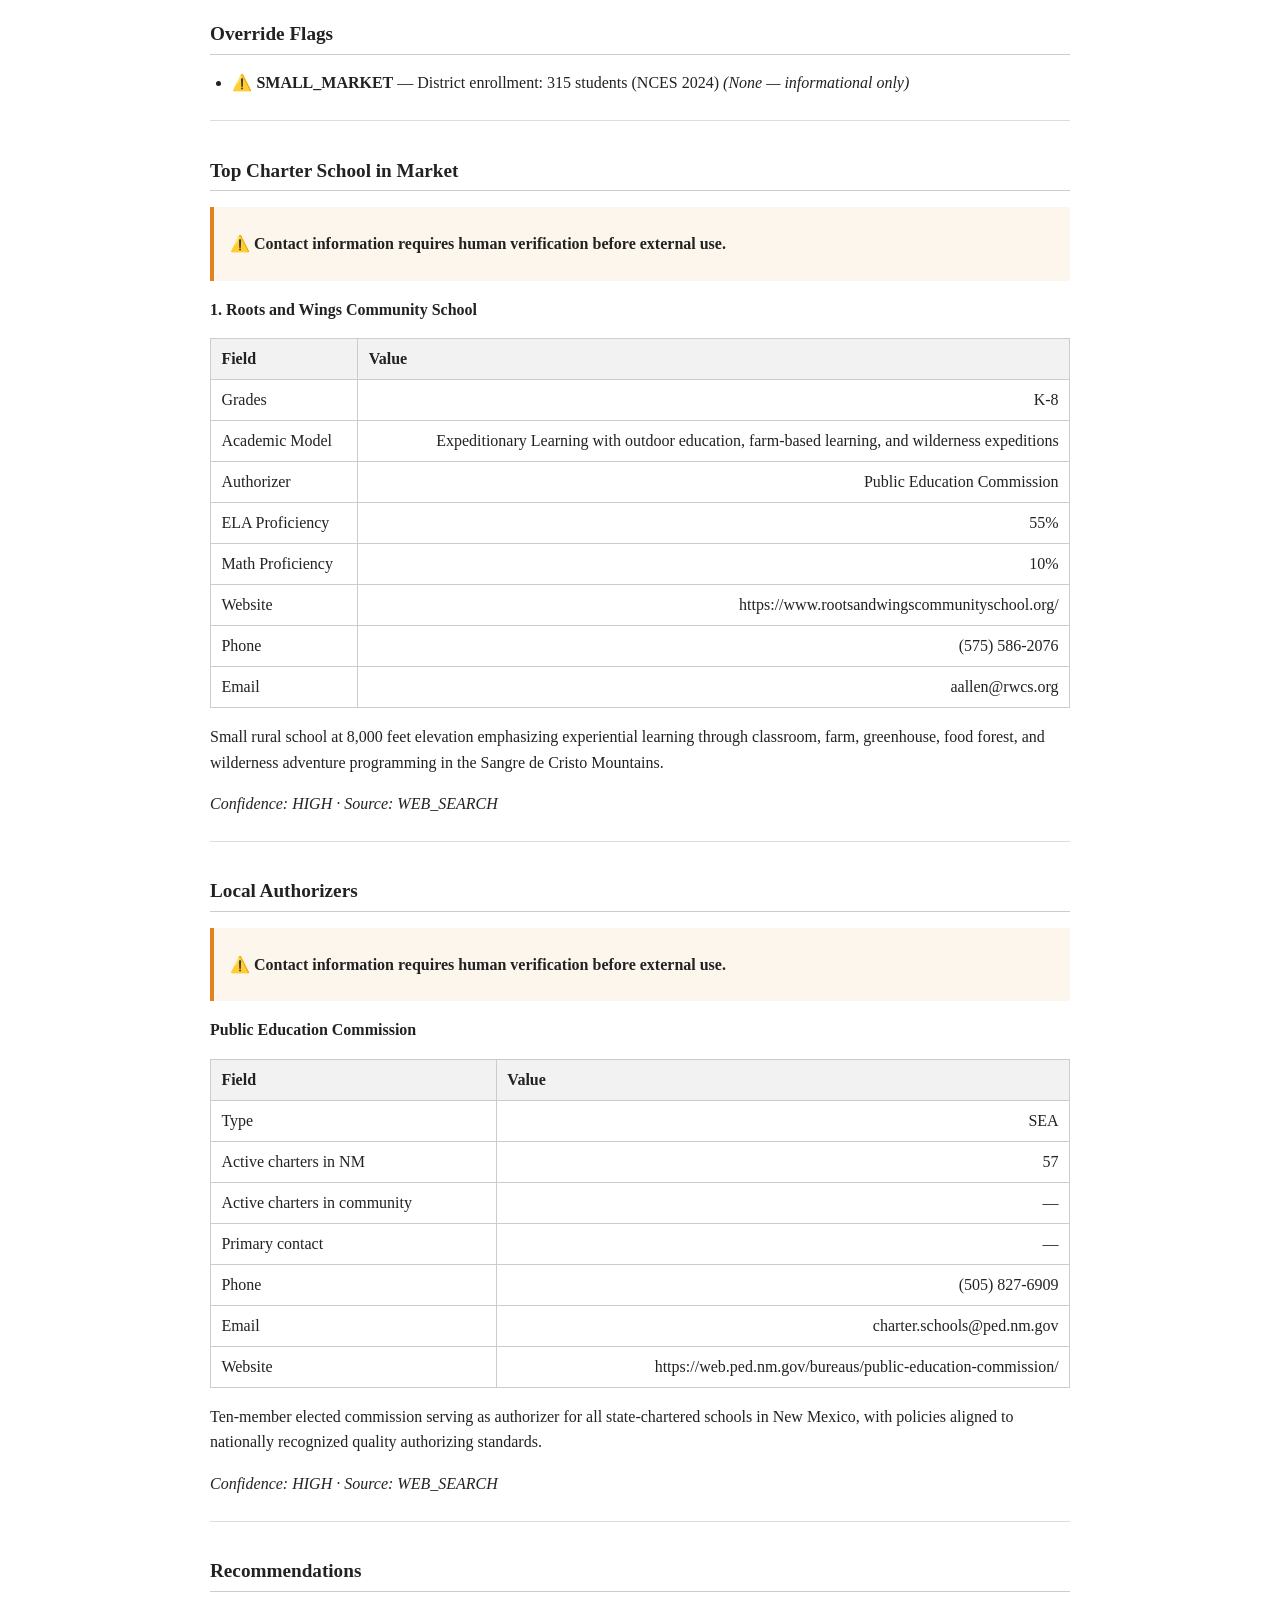
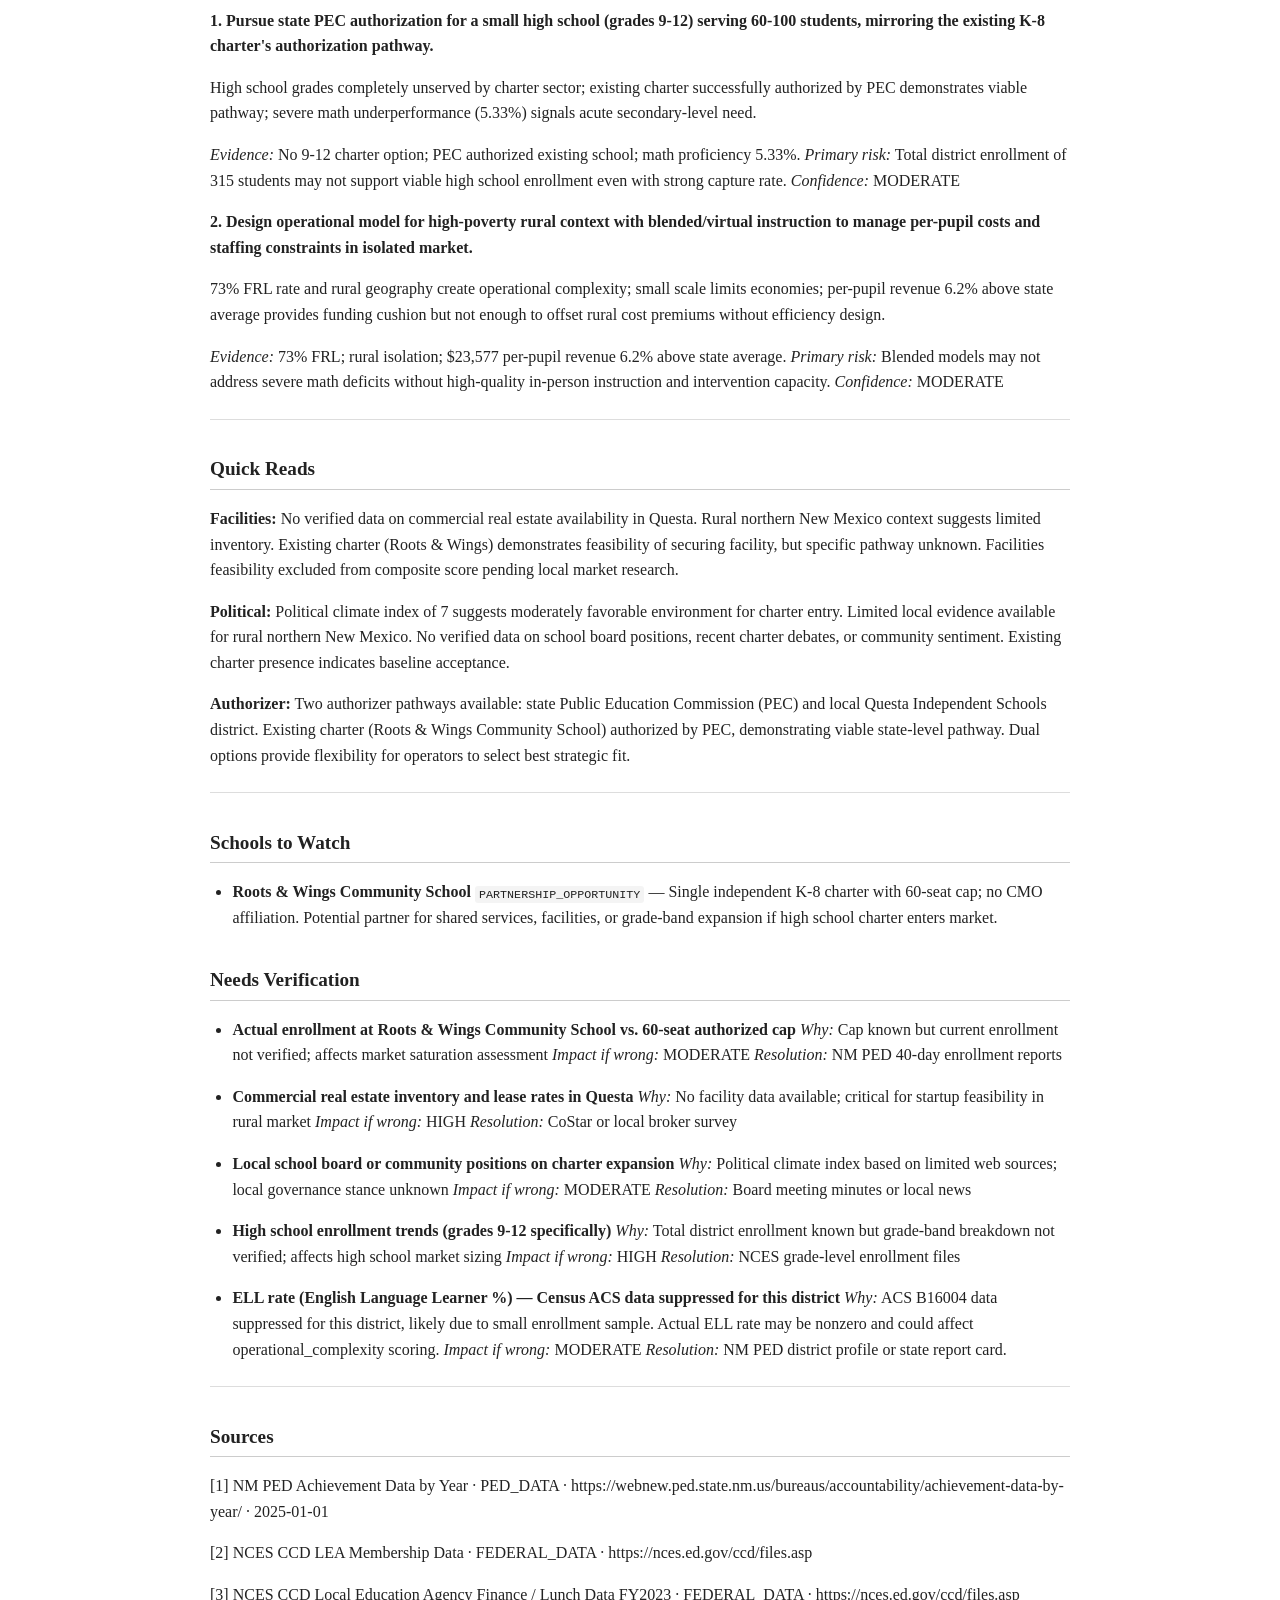
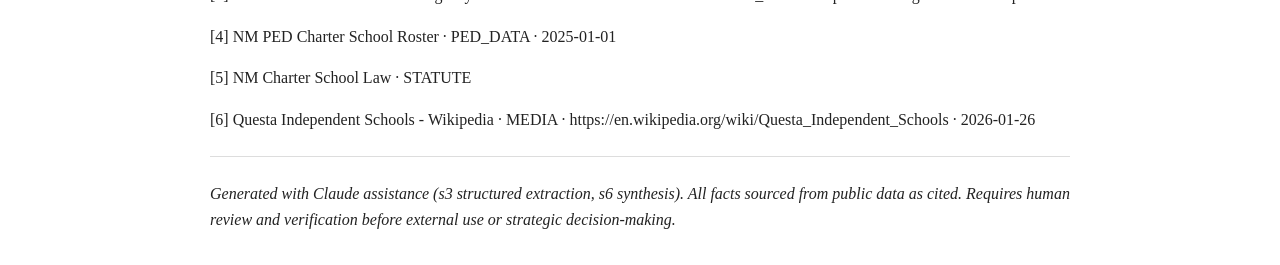
<file: outputs/by_community/nm-questa/nm-questa_maturity_adjusted_mode2_print.html>
<!DOCTYPE html>
<html lang="en">
<head>
  <meta charset="utf-8">
  <title>nm-questa maturity adjusted mode2 2026-05-28</title>
  <style>
    body { font-family: Georgia, serif; max-width: 860px; margin: 2em auto; padding: 0 1.5em; line-height: 1.6; color: #222; }
    h1 { font-size: 1.6em; margin-bottom: 0.2em; }
    h2 { font-size: 1.2em; border-bottom: 1px solid #ccc; padding-bottom: 0.2em; margin-top: 1.8em; }
    h3 { font-size: 1em; margin-bottom: 0.3em; }
    table { border-collapse: collapse; width: 100%; margin: 1em 0; }
    th, td { border: 1px solid #ccc; padding: 0.45em 0.65em; text-align: left; }
    th { background: #f2f2f2; font-weight: bold; }
    td:nth-child(2), td:nth-child(3) { text-align: right; }
    code { background: #f4f4f4; padding: 0.15em 0.35em; border-radius: 3px; font-size: 0.9em; }
    hr { border: none; border-top: 1px solid #ddd; margin: 1.5em 0; }
    ul { margin: 0.4em 0 0.8em 1.4em; padding: 0; }
    li { margin-bottom: 0.3em; }
    blockquote { border-left: 4px solid #e67e22; margin: 1em 0; padding: 0.5em 1em; background: #fdf6ec; }
    .meta { color: #555; font-size: 0.92em; }
    .disclosure { color: #666; font-size: 0.88em; font-style: italic; margin-top: 2em; }
    @media print {
      body { margin: 0; padding: 1em; max-width: 100%; }
      a { color: inherit; text-decoration: none; }
      h2 { page-break-after: avoid; }
      table { page-break-inside: avoid; }
    }
</style>
</head>
<body>
<h1>Questa, NM — Strategic Brief</h1>
<p><strong>Preset:</strong> Maturity_adjusted  <strong>Score:</strong> 6.6/10  <strong>Confidence:</strong> MODERATE
<strong>Classification:</strong> MODERATE OPPORTUNITY
<em>Data through 2026-01-26 · Generated 2026-05-28</em></p>
<hr />
<h2>Executive Snapshot</h2>
<p>Questa scores 6.6 (MODERATE OPPORTUNITY), driven by severe academic underperformance—math proficiency at 5.33% and ELA at 28%—and growing enrollment (+11.7% since 2020). The district's small scale (315 students) limits addressable demand despite minimal charter competition. Key opportunity: high school charter entry (grades 9-12 currently unserved). Key risk: operational complexity from high poverty (73% FRL) and rural isolation in a market with no CMO infrastructure.</p>
<hr />
<h2>Scorecard</h2>
<p><strong>Composite: 6.6/10 — MODERATE OPPORTUNITY</strong></p>
<table>
<thead>
<tr>
<th>Dimension</th>
<th style="text-align: right;">Score</th>
<th style="text-align: right;">Weight</th>
<th>Confidence</th>
<th>Driver</th>
</tr>
</thead>
<tbody>
<tr>
<td>Academic Need</td>
<td style="text-align: right;">8.0</td>
<td style="text-align: right;">12%</td>
<td>HIGH</td>
<td>Extreme math underperformance (5.33% proficiency) signals acute need for alternative instructional models, though small district size constrains total addressable student population.</td>
</tr>
<tr>
<td>Charter Saturation</td>
<td style="text-align: right;">9.0</td>
<td style="text-align: right;">6%</td>
<td>HIGH</td>
<td>Only one small charter (60-seat K-8) leaves market largely open, though total district enrollment limits expansion potential.</td>
</tr>
<tr>
<td>Population Trends</td>
<td style="text-align: right;">9.0</td>
<td style="text-align: right;">12%</td>
<td>HIGH</td>
<td>Enrollment growth of 11.7% (2020-2024) indicates expanding demand base, though absolute numbers remain small (282 to 315 students).</td>
</tr>
<tr>
<td>Political Climate</td>
<td style="text-align: right;">7.0</td>
<td style="text-align: right;">12%</td>
<td>MODERATE</td>
<td>Moderately favorable political environment for charter entry, though limited local evidence available for rural northern New Mexico context.</td>
</tr>
<tr>
<td>Authorizer Friendliness</td>
<td style="text-align: right;">7.0</td>
<td style="text-align: right;">12%</td>
<td>HIGH</td>
<td>Dual authorizer options (state PEC and local district) provide flexibility; existing charter authorized by PEC demonstrates viable pathway.</td>
</tr>
<tr>
<td>Facilities Feasibility</td>
<td style="text-align: right;">5.0</td>
<td style="text-align: right;">0%</td>
<td>LOW</td>
<td>Excluded from composite score due to insufficient verified data on rural commercial real estate availability.</td>
</tr>
<tr>
<td>Replication Feasibility</td>
<td style="text-align: right;">3.63</td>
<td style="text-align: right;">6%</td>
<td>MODERATE</td>
<td>No CMO presence or multi-site operator infrastructure; single independent charter offers limited replication support or talent pipeline.</td>
</tr>
<tr>
<td>Funding Environment</td>
<td style="text-align: right;">7.0</td>
<td style="text-align: right;">12%</td>
<td>HIGH</td>
<td>Per-pupil revenue 6.2% above state average ($23,577) with balanced revenue mix (62.7% state, 18.8% federal, 18.5% local) supports operational viability.</td>
</tr>
<tr>
<td>Competitive Opportunity</td>
<td style="text-align: right;">5.73</td>
<td style="text-align: right;">12%</td>
<td>MODERATE</td>
<td>High school grades (9-12) completely unserved by charter sector; severe academic underperformance suggests demand, but small total enrollment limits market size.</td>
</tr>
<tr>
<td>Operational Complexity</td>
<td style="text-align: right;">3.0</td>
<td style="text-align: right;">12%</td>
<td>MODERATE</td>
<td>High poverty (73% FRL), rural geography, and small scale create significant operational headwinds requiring specialized expertise and higher per-pupil costs.</td>
</tr>
</tbody>
</table>
<p><strong>Top drivers:</strong></p>
<ul>
<li>
<p><strong>academic_need</strong> (8.0) — Extreme math underperformance (5.33% proficiency) signals acute need for alternative instructional models, though small district size constrains total addressable student population.</p>
</li>
<li>
<p><strong>population_trends</strong> (9.0) — Enrollment growth of 11.7% (2020-2024) indicates expanding demand base, though absolute numbers remain small (282 to 315 students).</p>
</li>
<li>
<p><strong>operational_complexity</strong> (3.0) — High poverty (73% FRL), rural geography, and small scale create significant operational headwinds requiring specialized expertise and higher per-pupil costs.</p>
</li>
</ul>
<hr />
<h2>Override Flags</h2>
<ul>
<li>⚠️ <strong>SMALL_MARKET</strong> — District enrollment: 315 students (NCES 2024) <em>(None — informational only)</em></li>
</ul>
<hr />
<h2>Top Charter School in Market</h2>
<blockquote>
<p>⚠️ <strong>Contact information requires human verification before external use.</strong></p>
</blockquote>
<h3>1. Roots and Wings Community School</h3>
<table>
<thead>
<tr>
<th>Field</th>
<th>Value</th>
</tr>
</thead>
<tbody>
<tr>
<td>Grades</td>
<td>K-8</td>
</tr>
<tr>
<td>Academic Model</td>
<td>Expeditionary Learning with outdoor education, farm-based learning, and wilderness expeditions</td>
</tr>
<tr>
<td>Authorizer</td>
<td>Public Education Commission</td>
</tr>
<tr>
<td>ELA Proficiency</td>
<td>55%</td>
</tr>
<tr>
<td>Math Proficiency</td>
<td>10%</td>
</tr>
<tr>
<td>Website</td>
<td>https://www.rootsandwingscommunityschool.org/</td>
</tr>
<tr>
<td>Phone</td>
<td>(575) 586-2076</td>
</tr>
<tr>
<td>Email</td>
<td>aallen@rwcs.org</td>
</tr>
</tbody>
</table>
<p>Small rural school at 8,000 feet elevation emphasizing experiential learning through classroom, farm, greenhouse, food forest, and wilderness adventure programming in the Sangre de Cristo Mountains.</p>
<p><em>Confidence: HIGH · Source: WEB_SEARCH</em></p>
<hr />
<h2>Local Authorizers</h2>
<blockquote>
<p>⚠️ <strong>Contact information requires human verification before external use.</strong></p>
</blockquote>
<h3>Public Education Commission</h3>
<table>
<thead>
<tr>
<th>Field</th>
<th>Value</th>
</tr>
</thead>
<tbody>
<tr>
<td>Type</td>
<td>SEA</td>
</tr>
<tr>
<td>Active charters in NM</td>
<td>57</td>
</tr>
<tr>
<td>Active charters in community</td>
<td>—</td>
</tr>
<tr>
<td>Primary contact</td>
<td>—</td>
</tr>
<tr>
<td>Phone</td>
<td>(505) 827-6909</td>
</tr>
<tr>
<td>Email</td>
<td>charter.schools@ped.nm.gov</td>
</tr>
<tr>
<td>Website</td>
<td>https://web.ped.nm.gov/bureaus/public-education-commission/</td>
</tr>
</tbody>
</table>
<p>Ten-member elected commission serving as authorizer for all state-chartered schools in New Mexico, with policies aligned to nationally recognized quality authorizing standards.</p>
<p><em>Confidence: HIGH · Source: WEB_SEARCH</em></p>
<hr />
<h2>Recommendations</h2>
<h3>1. Pursue state PEC authorization for a small high school (grades 9-12) serving 60-100 students, mirroring the existing K-8 charter's authorization pathway.</h3>
<p>High school grades completely unserved by charter sector; existing charter successfully authorized by PEC demonstrates viable pathway; severe math underperformance (5.33%) signals acute secondary-level need.</p>
<p><em>Evidence:</em> No 9-12 charter option; PEC authorized existing school; math proficiency 5.33%.
<em>Primary risk:</em> Total district enrollment of 315 students may not support viable high school enrollment even with strong capture rate.
<em>Confidence:</em> MODERATE</p>
<h3>2. Design operational model for high-poverty rural context with blended/virtual instruction to manage per-pupil costs and staffing constraints in isolated market.</h3>
<p>73% FRL rate and rural geography create operational complexity; small scale limits economies; per-pupil revenue 6.2% above state average provides funding cushion but not enough to offset rural cost premiums without efficiency design.</p>
<p><em>Evidence:</em> 73% FRL; rural isolation; $23,577 per-pupil revenue 6.2% above state average.
<em>Primary risk:</em> Blended models may not address severe math deficits without high-quality in-person instruction and intervention capacity.
<em>Confidence:</em> MODERATE</p>
<hr />
<h2>Quick Reads</h2>
<p><strong>Facilities:</strong> No verified data on commercial real estate availability in Questa. Rural northern New Mexico context suggests limited inventory. Existing charter (Roots &amp; Wings) demonstrates feasibility of securing facility, but specific pathway unknown. Facilities feasibility excluded from composite score pending local market research.</p>
<p><strong>Political:</strong> Political climate index of 7 suggests moderately favorable environment for charter entry. Limited local evidence available for rural northern New Mexico. No verified data on school board positions, recent charter debates, or community sentiment. Existing charter presence indicates baseline acceptance.</p>
<p><strong>Authorizer:</strong> Two authorizer pathways available: state Public Education Commission (PEC) and local Questa Independent Schools district. Existing charter (Roots &amp; Wings Community School) authorized by PEC, demonstrating viable state-level pathway. Dual options provide flexibility for operators to select best strategic fit.</p>
<hr />
<h2>Schools to Watch</h2>
<ul>
<li><strong>Roots &amp; Wings Community School</strong> <code>PARTNERSHIP_OPPORTUNITY</code> — Single independent K-8 charter with 60-seat cap; no CMO affiliation. Potential partner for shared services, facilities, or grade-band expansion if high school charter enters market.</li>
</ul>
<h2>Needs Verification</h2>
<ul>
<li>
<p><strong>Actual enrollment at Roots &amp; Wings Community School vs. 60-seat authorized cap</strong>
  <em>Why:</em> Cap known but current enrollment not verified; affects market saturation assessment  <em>Impact if wrong:</em> MODERATE  <em>Resolution:</em> NM PED 40-day enrollment reports</p>
</li>
<li>
<p><strong>Commercial real estate inventory and lease rates in Questa</strong>
  <em>Why:</em> No facility data available; critical for startup feasibility in rural market  <em>Impact if wrong:</em> HIGH  <em>Resolution:</em> CoStar or local broker survey</p>
</li>
<li>
<p><strong>Local school board or community positions on charter expansion</strong>
  <em>Why:</em> Political climate index based on limited web sources; local governance stance unknown  <em>Impact if wrong:</em> MODERATE  <em>Resolution:</em> Board meeting minutes or local news</p>
</li>
<li>
<p><strong>High school enrollment trends (grades 9-12 specifically)</strong>
  <em>Why:</em> Total district enrollment known but grade-band breakdown not verified; affects high school market sizing  <em>Impact if wrong:</em> HIGH  <em>Resolution:</em> NCES grade-level enrollment files</p>
</li>
<li>
<p><strong>ELL rate (English Language Learner %) — Census ACS data suppressed for this district</strong>
  <em>Why:</em> ACS B16004 data suppressed for this district, likely due to small enrollment sample. Actual ELL rate may be nonzero and could affect operational_complexity scoring.  <em>Impact if wrong:</em> MODERATE  <em>Resolution:</em> NM PED district profile or state report card.</p>
</li>
</ul>
<hr />
<h2>Sources</h2>
<p>[1] NM PED Achievement Data by Year · PED_DATA · https://webnew.ped.state.nm.us/bureaus/accountability/achievement-data-by-year/ · 2025-01-01</p>
<p>[2] NCES CCD LEA Membership Data · FEDERAL_DATA · https://nces.ed.gov/ccd/files.asp</p>
<p>[3] NCES CCD Local Education Agency Finance / Lunch Data FY2023 · FEDERAL_DATA · https://nces.ed.gov/ccd/files.asp</p>
<p>[4] NM PED Charter School Roster · PED_DATA · 2025-01-01</p>
<p>[5] NM Charter School Law · STATUTE</p>
<p>[6] Questa Independent Schools - Wikipedia · MEDIA · https://en.wikipedia.org/wiki/Questa_Independent_Schools · 2026-01-26</p>
<hr />
<p><em>Generated with Claude assistance (s3 structured extraction, s6 synthesis). All facts sourced from public data as cited. Requires human review and verification before external use or strategic decision-making.</em></p>
</body>
</html>
</file>
